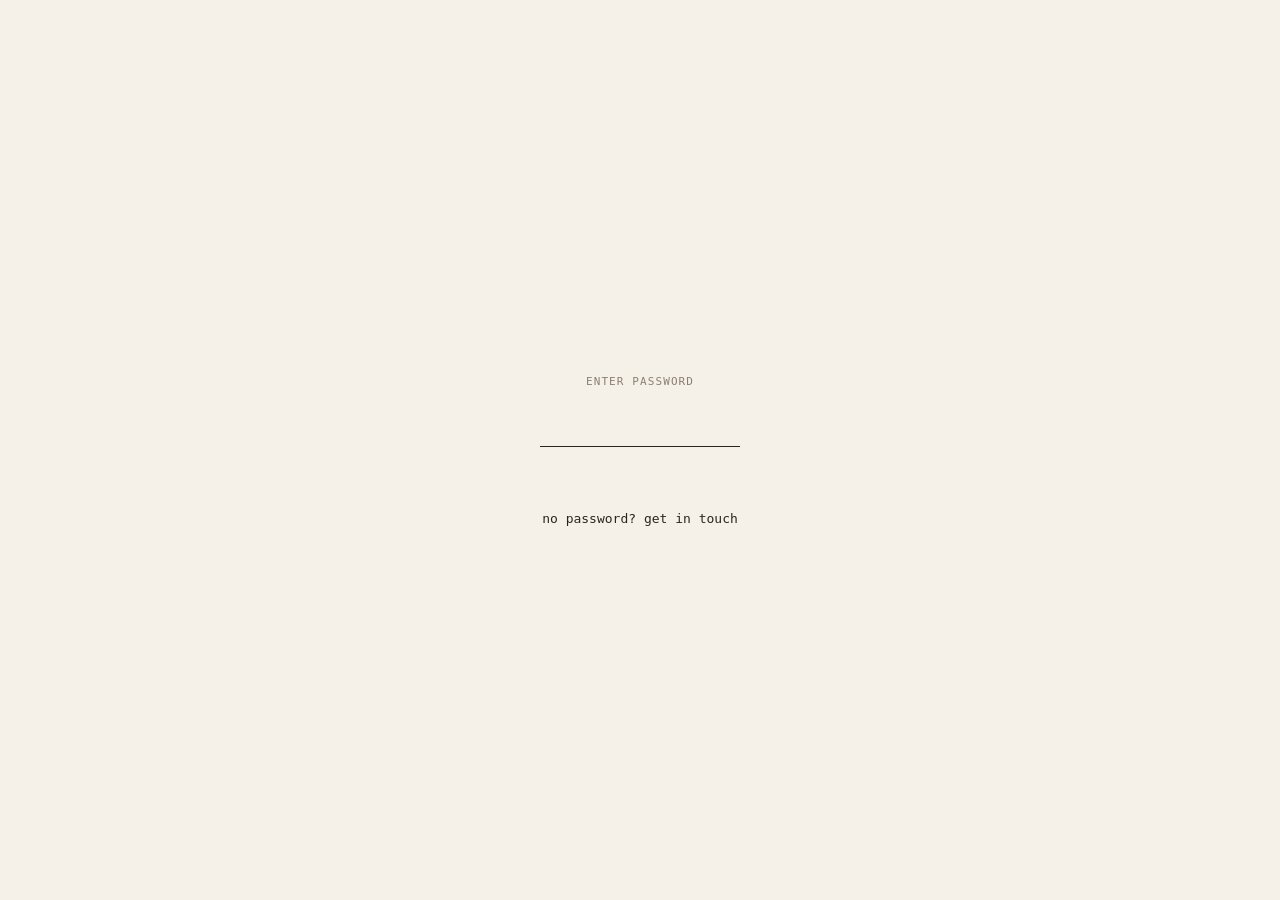
<file: index.html>
<!DOCTYPE html>
<html lang="en">
<head>
<meta charset="UTF-8">
<meta name="viewport" content="width=device-width, initial-scale=1.0">
<title>Alex Simon — Portfolio</title>
<link rel="stylesheet" href="system.css">
  <link rel="icon" type="image/svg+xml" href="favicon.svg">
<style>
  /* HOMEPAGE-SPECIFIC — full-screen fixed grid, no scroll */
  html {
    height: 100%;
    overflow: hidden;
  }
  body {
    height: 100%;
    overflow: hidden;
    position: fixed;
    width: 100%;
    touch-action: none;
  }

  /* ── GRID ───────────────────────────────────────────────────────── */
  #grid {
    position: fixed;
    inset: 0;
    z-index: 0;
    font-family: "SF Mono", "Fira Mono", "Consolas", "Menlo", monospace;
    font-size: 13px;
    line-height: 16px;
    letter-spacing: 0;
    color: var(--field);
    white-space: pre;
    overflow: hidden;
    user-select: none;
    pointer-events: none;
    -webkit-font-smoothing: antialiased;
  }

  /* ── NAV ────────────────────────────────────────────────────────── */
  #nav {
    position: fixed;
    bottom: 0;
    left: 0; right: 0;
    z-index: 2;
    height: 32px;
    display: flex;
    align-items: center;
    justify-content: space-between;
    padding: 0 32px;
    background: var(--bg);
    border-top: 1px solid var(--mid);
    font-family: "SF Mono", "Fira Mono", "Consolas", "Menlo", monospace;
    font-size: 13px;
    line-height: 16px;
    letter-spacing: 0;
    -webkit-font-smoothing: antialiased;
  }

  .nav-name {
    color: var(--text);
    white-space: nowrap;
  }

  .nav-contact {
    color: var(--mid);
    white-space: nowrap;
  }

  .nav-contact a {
    color: inherit;
    text-decoration: none;
  }

  .nav-contact a:hover { color: var(--text); }

  /* ── PROJECTS ───────────────────────────────────────────────────── */
  #projects {
    position: fixed;
    z-index: 1;
    left: 0; right: 0;
    text-align: center;
    pointer-events: none;
    font-family: "SF Mono", "Fira Mono", "Consolas", "Menlo", monospace;
    font-size: 13px;
    line-height: 16px;
    letter-spacing: 0;
    -webkit-font-smoothing: antialiased;
    /* top set by layoutNav() */
  }

  #projects li {
    display: block;
    height: 16px;
    line-height: 16px;
    list-style: none;
    text-align: center;
  }

  #projects a {
    display: inline-block;
    height: 16px;
    line-height: 16px;
    color: var(--text);
    background: transparent;
    text-decoration: none;
    pointer-events: all;
    white-space: nowrap;
    position: relative;
  }

  #projects li:first-child a { font-weight: 600; }

  #projects a:hover { color: var(--mid); }
  #projects a:hover .meta,
  #projects a:hover .meta-left { opacity: 1; }

  #projects a .label { display: inline-block; }

  /* per-glyph background on label — outer span is stable hit area */
  #projects a .label > span {
    background: var(--bg);
    display: inline;
  }

  /* inner display span mutates text — no pointer events, no background */
  #projects a .label > span > .display {
    pointer-events: none;
  }

  #projects a .meta,
  #projects a .meta-left {
    position: absolute;
    top: 0;
    color: var(--mid);
    opacity: 0;
    pointer-events: none;
    white-space: nowrap;
    font-weight: 400;
  }

  /* per-glyph background on meta — scramble splits into spans */
  #projects a .meta span,
  #projects a .meta-left span {
    background: var(--bg);
    display: inline;
    pointer-events: none;
  }

  #projects a .meta { left: calc(100% + 1ch); }
  #projects a .meta-left { right: calc(100% + 1ch); }

  #projects a:hover .meta,
  #projects a:hover .meta-left { opacity: 1; }

  @media (max-width: 768px) {
    #nav { padding: 0 16px; }
    #nav .nav-contact { display: none; }

    #projects {
      overflow: hidden;
      max-height: calc(100vh - 64px);
    }

    #projects li {
      height: 32px;
      line-height: 32px;
    }

    #projects a {
      height: 32px;
      line-height: 32px;
    }

    #projects a .meta,
    #projects a .meta-left { display: none; }
  }
</style>
</head>
<body>

<pre id="grid" aria-hidden="true" role="presentation"></pre>

<div id="nav">
  <span class="nav-name scramble">Alex Simon</span>
  <span class="nav-contact">
    <a href="mailto:uack.uack@gmail.com" class="scramble">uack.uack@gmail.com</a>
    &nbsp;·&nbsp;
    <a href="https://www.linkedin.com/in/simonalex/" target="_blank" rel="noopener" class="scramble">linkedin</a>
  </span>
</div>

<ul id="projects">
  <li><a href="alex-simon.html"><span class="meta-left">Designer + builder ·</span><span class="label">alex-simon.md</span><span class="meta">· Agent · Portfolio</span></a></li>
  <li><a href="ai-enablement.html"><span class="meta-left">Zalando · 2026 ·</span><span class="label">ai-enablement.case</span><span class="meta">· AI · Community · Scaling</span></a></li>
  <li><a href="occam.html"><span class="meta-left">Zalando · 2025 ·</span><span class="label">occam.case</span><span class="meta">· Vision · AI patterns</span></a></li>
  <li><a href="zilkroad.html"><span class="meta-left">Zalando · 2025 ·</span><span class="label">zilkroad.case</span><span class="meta">· Cross-continent · Social commerce</span></a></li>
  <li><a href="clm.html"><span class="meta-left">Zalando · 2024–2025 ·</span><span class="label">customer-lifecycle.case</span><span class="meta">· GMV impact · CRM</span></a></li>
  <li><a href="ferrari.html"><span class="meta-left">Ferrari · 2020 ·</span><span class="label">ferrari-connesso.case</span><span class="meta">· Connectivity · Service design</span></a></li>
</ul>

<script src="password.js"></script>
<script src="wind.js"></script>
<script>
(function () {
  'use strict';

  // ── CHAR SET (aino's, light → dense) ──────────────────────────────
  const CHARS = [' ',' ',' ',' ',' ',' ',' ',' ','.','.',':','-','~','+','|','/'];

  // ── STATE ─────────────────────────────────────────────────────────
  const gridEl     = document.getElementById('grid');
  const navEl      = document.getElementById('nav');
  const projectsEl = document.getElementById('projects');
  const navName    = navEl.querySelector('.nav-name');
  const navContact = navEl.querySelector('.nav-contact');

  const CELL = 16;
  let charW = 7.83;
  let COLS = 0, ROWS = 0;
  let t = 0;
  let lastFrame = null;
  let accumulator = 0;
  const STEP_MS = 1000 / 30;
  const DT = 0.01;

  // ── MEASURE ───────────────────────────────────────────────────────
  function measureGrid() {
    const probe = document.createElement('span');
    probe.style.cssText = 'position:absolute;visibility:hidden;white-space:pre;font-family:"SF Mono","Fira Mono","Consolas","Menlo",monospace;font-size:13px;line-height:16px;letter-spacing:0;';
    probe.textContent = 'M'.repeat(10);
    document.body.appendChild(probe);
    charW = probe.getBoundingClientRect().width / 10;
    document.body.removeChild(probe);
    COLS = Math.floor(window.innerWidth  / charW);
    ROWS = Math.floor(window.innerHeight / CELL);
    return { charW, COLS, ROWS };
  }

  // ── LAYOUT PROJECTS ───────────────────────────────────────────────
  // Nav is CSS-positioned (position:fixed; bottom:0) — no JS needed.
  function layoutNav() {
    const isMobile = window.innerWidth <= 768;
    const itemH = isMobile ? 32 : CELL;
    const itemCount = projectsEl.querySelectorAll('li').length;
    const listH = itemCount * itemH;
    const navH = 32;
    // Use visualViewport height if available (accounts for mobile browser chrome)
    const viewH = (window.visualViewport ? window.visualViewport.height : window.innerHeight);
    const availH = viewH - navH;
    // Centre the list in available space, clamped so it never overflows
    const idealTop = Math.round((availH - listH) / 2);
    const snappedTop = Math.max(8, idealTop);
    projectsEl.style.top = snappedTop + 'px';

    // The container uses text-align:center — CSS centers the <a> by pixel width.
    // On mobile skip the nudge — touch screens don't need monospace grid alignment.
    if (window.innerWidth > 768) {
      const gridCenterPx = Math.floor(COLS / 2) * charW;
      const viewportCenterPx = window.innerWidth / 2;
      const nudge = gridCenterPx - viewportCenterPx;
      projectsEl.style.marginLeft = nudge + 'px';
      projectsEl.style.marginRight = (-nudge) + 'px';
    } else {
      projectsEl.style.marginLeft = '0';
      projectsEl.style.marginRight = '0';
    }
  }

  // ── WIND RENDERER ─────────────────────────────────────────────────
  function renderWind(time, COLS, ROWS) {
    // Slowly drifting wind angle driven by two overlapping sine waves
    const windAngle = Math.sin(time * 0.15) * 1.5 + Math.cos(time * 0.11) * 1.5;

    // Three layers with slight rotational offsets for depth
    const dx1 = Math.cos(windAngle),       dy1 = Math.sin(windAngle);
    const dx2 = Math.cos(windAngle + 0.8), dy2 = Math.sin(windAngle + 0.8);
    const dx3 = Math.cos(windAngle - 0.5), dy3 = Math.sin(windAngle - 0.5);

    const last = CHARS.length - 1;
    const THRESHOLD = 0.34;
    const rows = new Array(ROWS);

    for (let y = 0; y < ROWS; y++) {
      let rowStr = '';
      for (let x = 0; x < COLS; x++) {
        // Three overlapping sine waves driven by directional vectors + time
        const w1 = Math.sin(x * dx1 * 0.05 + y * dy1 * 0.08 + time * 1.1);
        const w2 = Math.sin(x * dx2 * 0.04 + y * dy2 * 0.06 + time * 0.7);
        const w3 = Math.sin(x * dx3 * 0.03 + y * dy3 * 0.05 + time * 0.9);

        // Sum and normalise to [0, 1]
        const raw = (w1 + w2 + w3) / 3; // range ~[-1, 1]
        const v = (raw + 1) * 0.5;       // range [0, 1]

        if (v < THRESHOLD) {
          rowStr += ' ';
        } else {
          // Map the remainder [THRESHOLD, 1] proportionally onto CHARS
          const mapped = (v - THRESHOLD) / (1 - THRESHOLD);
          rowStr += CHARS[Math.min(last, Math.floor(mapped * (last + 1)))];
        }
      }
      rows[y] = rowStr;
    }
    return rows;
  }

  // ── RENDER ────────────────────────────────────────────────────────
  function render() {
    const wind = renderWind(t, COLS, ROWS);
    const blank = ' '.repeat(COLS);
    const lines = new Array(ROWS);
    for (let i = 0; i < ROWS; i++) {
      const r = wind[i];
      if (!r) { lines[i] = blank; continue; }
      lines[i] = r.length < COLS ? r.padEnd(COLS, ' ') : r.slice(0, COLS);
    }
    gridEl.textContent = lines.join('\n');
  }

  // ── LOOP ──────────────────────────────────────────────────────────
  function loop(now) {
    requestAnimationFrame(loop);
    if (lastFrame === null) { lastFrame = now; return; }
    const elapsed = Math.min(now - lastFrame, 100);
    lastFrame = now;
    accumulator += elapsed;
    let ticked = false;
    while (accumulator >= STEP_MS) {
      t += DT;
      accumulator -= STEP_MS;
      ticked = true;
    }
    if (ticked) render();
  }

  // ── RESIZE ────────────────────────────────────────────────────────
  let resizeTimer;
  window.addEventListener('resize', () => {
    clearTimeout(resizeTimer);
    resizeTimer = setTimeout(() => {
      measureGrid();
      layoutNav();
    }, 150);
  });
  // Re-layout when mobile browser chrome shows/hides
  if (window.visualViewport) {
    window.visualViewport.addEventListener('resize', () => {
      clearTimeout(resizeTimer);
      resizeTimer = setTimeout(() => { layoutNav(); }, 100);
    });
  }

  // ── PROJECT LINK SCRAMBLE ─────────────────────────────────────────
  // Uses .display inner span so the outer span[data-char] stays as the
  // stable DOM hit area — required so clicks work during scramble animation.
  const SCRAMBLE_CHARS = '·-:/+=<>!?3I549680ON';

  function triggerScramble(span, isNeighbor) {
    const display = span.querySelector('.display');
    if (!display) return;
    if (span._si) { clearInterval(span._si); span._si = null; display.textContent = span.dataset.char; }
    const orig = span.dataset.char;
    const total = isNeighbor ? 10 + Math.floor(Math.random() * 6) : 25 + Math.floor(Math.random() * 11);
    let frames = 0;
    span._si = setInterval(() => {
      display.textContent = SCRAMBLE_CHARS[Math.floor(Math.random() * SCRAMBLE_CHARS.length)];
      if (++frames >= total) { clearInterval(span._si); span._si = null; display.textContent = orig; }
    }, 30);
  }

  function scrambleProjectSpan(el) {
    if (el.querySelector('span[data-char]')) return;
    const original = el.textContent;
    el.textContent = '';
    const frag = document.createDocumentFragment();
    const spans = original.split('').map(ch => {
      const outer = document.createElement('span');
      outer.dataset.char = ch;
      const display = document.createElement('span');
      display.className = 'display';
      display.textContent = ch;
      outer.appendChild(display);
      frag.appendChild(outer);
      return outer;
    });
    el.appendChild(frag);
    spans.forEach((span, idx) => {
      span.addEventListener('mouseenter', () => {
        triggerScramble(span, false);
        if (idx > 0) triggerScramble(spans[idx - 1], true);
        if (idx < spans.length - 1) triggerScramble(spans[idx + 1], true);
      });
    });
  }

  function initProjectScramble() {
    document.querySelectorAll('#projects a .label, #projects a .meta, #projects a .meta-left').forEach(scrambleProjectSpan);
  }

  // ── INIT ──────────────────────────────────────────────────────────
  async function init() {
    await document.fonts.ready;
    await new Promise(r => requestAnimationFrame(r));
    measureGrid();
    layoutNav();
    window.initScramble(document.body);  // nav-name + nav-contact links
    initProjectScramble();               // project link labels/meta (.display pattern)
    render();
    requestAnimationFrame(loop);
  }

  init();

})();
</script>
</body>
</html>
</file>
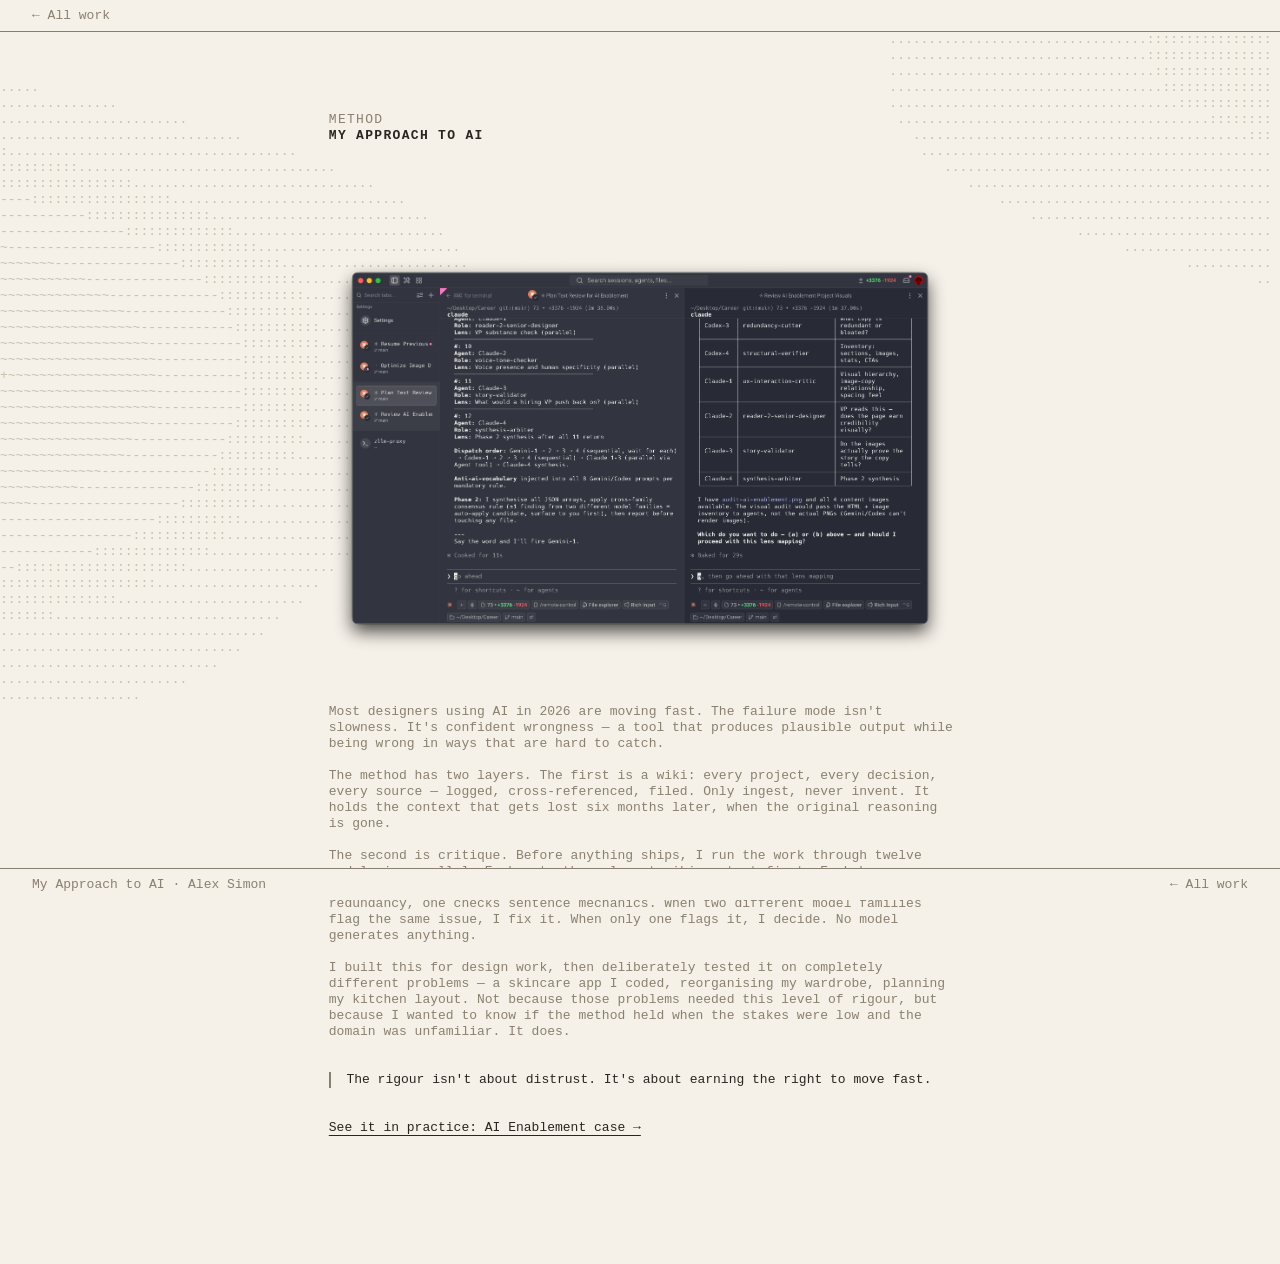
<file: ai-approach.html>
<!DOCTYPE html>
<html lang="en">
<head>
  <meta charset="UTF-8">
  <meta name="viewport" content="width=device-width, initial-scale=1.0">
  <title>My Approach to AI — Alex Simon</title>
  <link rel="stylesheet" href="system.css">
  <link rel="icon" type="image/svg+xml" href="favicon.svg">
  <style>
    html, body { position: relative; }
    /* ai-approach hero has no meta block — extra bottom padding to breathe */
    .hero { padding-bottom: 80px; }
    section:not(.full):not(.wide) { background: transparent; }
  </style>
</head>
<body>

<pre id="wind-global" aria-hidden="true" role="presentation"></pre>

<nav class="top-nav"><a href="index.html">← All work</a></nav>

<div class="page">

  <!-- HERO -->
  <div class="hero">
    <div class="hero-inner">
      <p class="hero-label"><span class="hero-text-bg">Method</span></p>
      <h1><span class="hero-text-bg scramble">My Approach to AI</span></h1>
    </div>
  </div>

  <!-- HERO IMAGE -->
  <section class="full">
    <div class="full-inner">
      <img src="img-ai-enablement-claude-session.png" alt="Claude Code session — 12-agent parallel audit in progress, role assignments and dispatch order visible" style="width:100%;display:block;">
    </div>
  </section>

  <!-- CONTENT -->
  <section>
    <p><span class="hero-text-bg">Most designers using AI in 2026 are moving fast. The failure mode isn't slowness. It's confident wrongness — a tool that produces plausible output while being wrong in ways that are hard to catch.</span></p>

    <p><span class="hero-text-bg">The method has two layers. The first is a wiki: every project, every decision, every source — logged, cross-referenced, filed. Only ingest, never invent. It holds the context that gets lost six months later, when the original reasoning is gone.</span></p>

    <p><span class="hero-text-bg">The second is critique. Before anything ships, I run the work through twelve models in parallel. Each gets the relevant wiki context first. Each has a different role: one checks substance and logic, one flags tone, one cuts redundancy, one checks sentence mechanics. When two different model families flag the same issue, I fix it. When only one flags it, I decide. No model generates anything.</span></p>

    <p><span class="hero-text-bg">I built this for design work, then deliberately tested it on completely different problems — a skincare app I coded, reorganising my wardrobe, planning my kitchen layout. Not because those problems needed this level of rigour, but because I wanted to know if the method held when the stakes were low and the domain was unfamiliar. It does.</span></p>

    <div class="callout">
      <p><span class="hero-text-bg">The rigour isn't about distrust. It's about earning the right to move fast.</span></p>
    </div>

    <a href="ai-enablement.html" class="inline-link"><span class="hero-text-bg">See it in practice: AI Enablement case →</span></a>
  </section>

</div><!-- /page -->

<footer>
  <p>My Approach to AI · <a href="index.html">Alex Simon</a></p>
  <a href="index.html">← All work</a>
</footer>

<script src="wind.js"></script>
<script>
window.initCasePage({
  heroBasePadding: 80,
  wind: {
    chars:     [' ',' ',' ',' ',' ',' ',' ',' ',' ',' ',' ',' ','.','.',':','-','~','+'],
    threshold: 0.12,
    speed:     0.006
  }
});
</script>

</body>
</html>
</file>
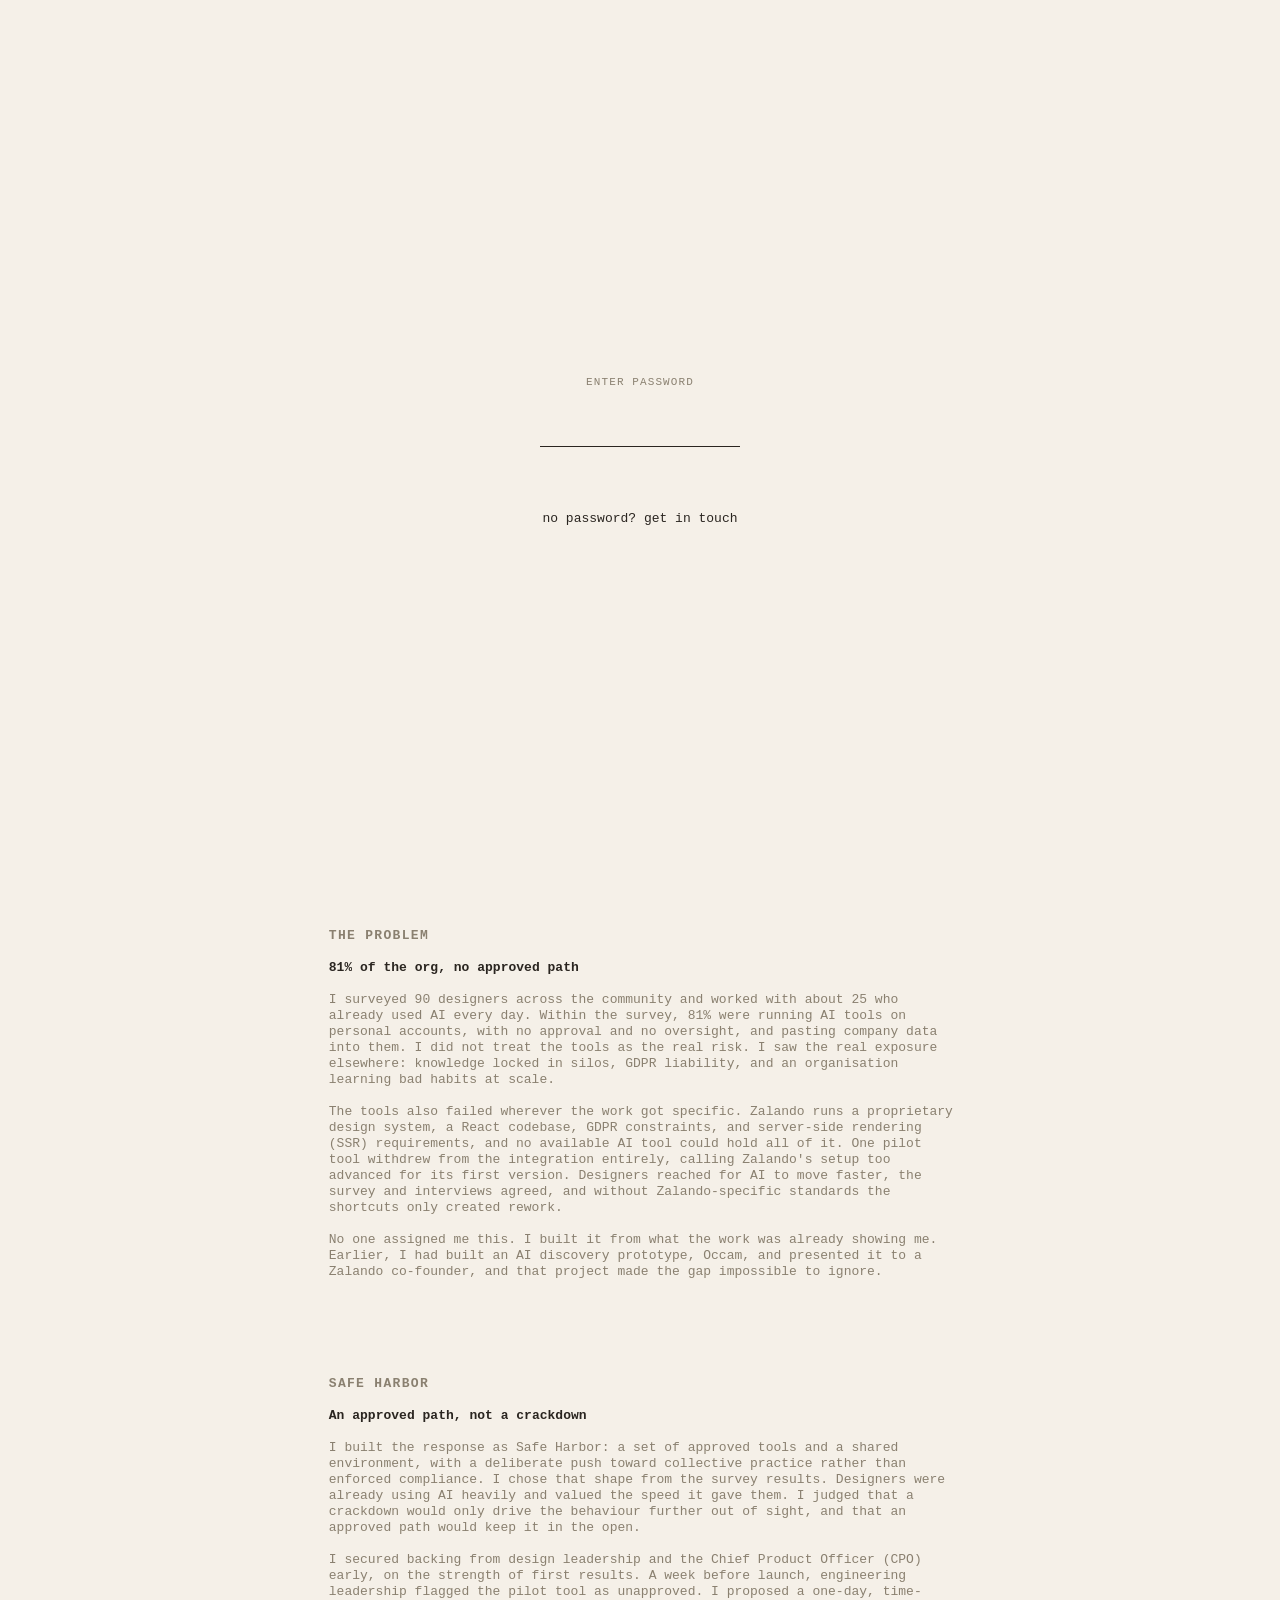
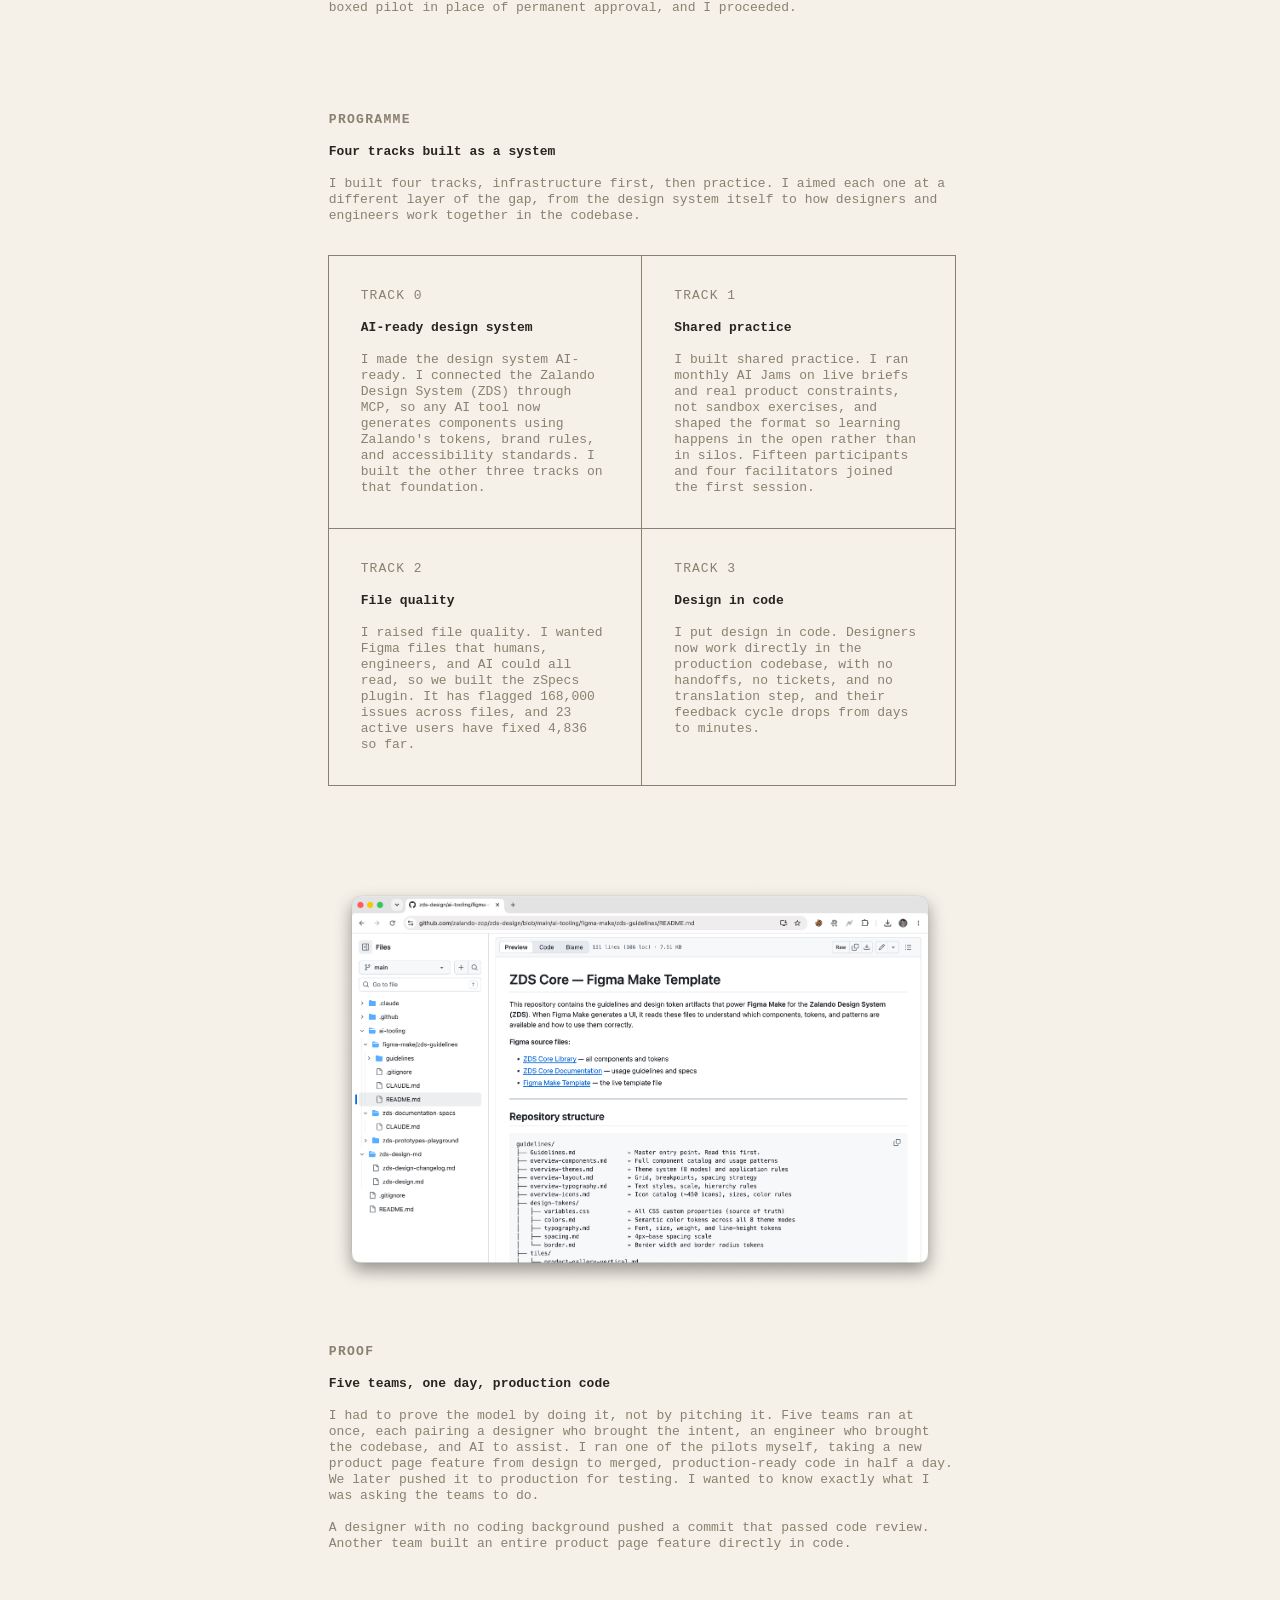
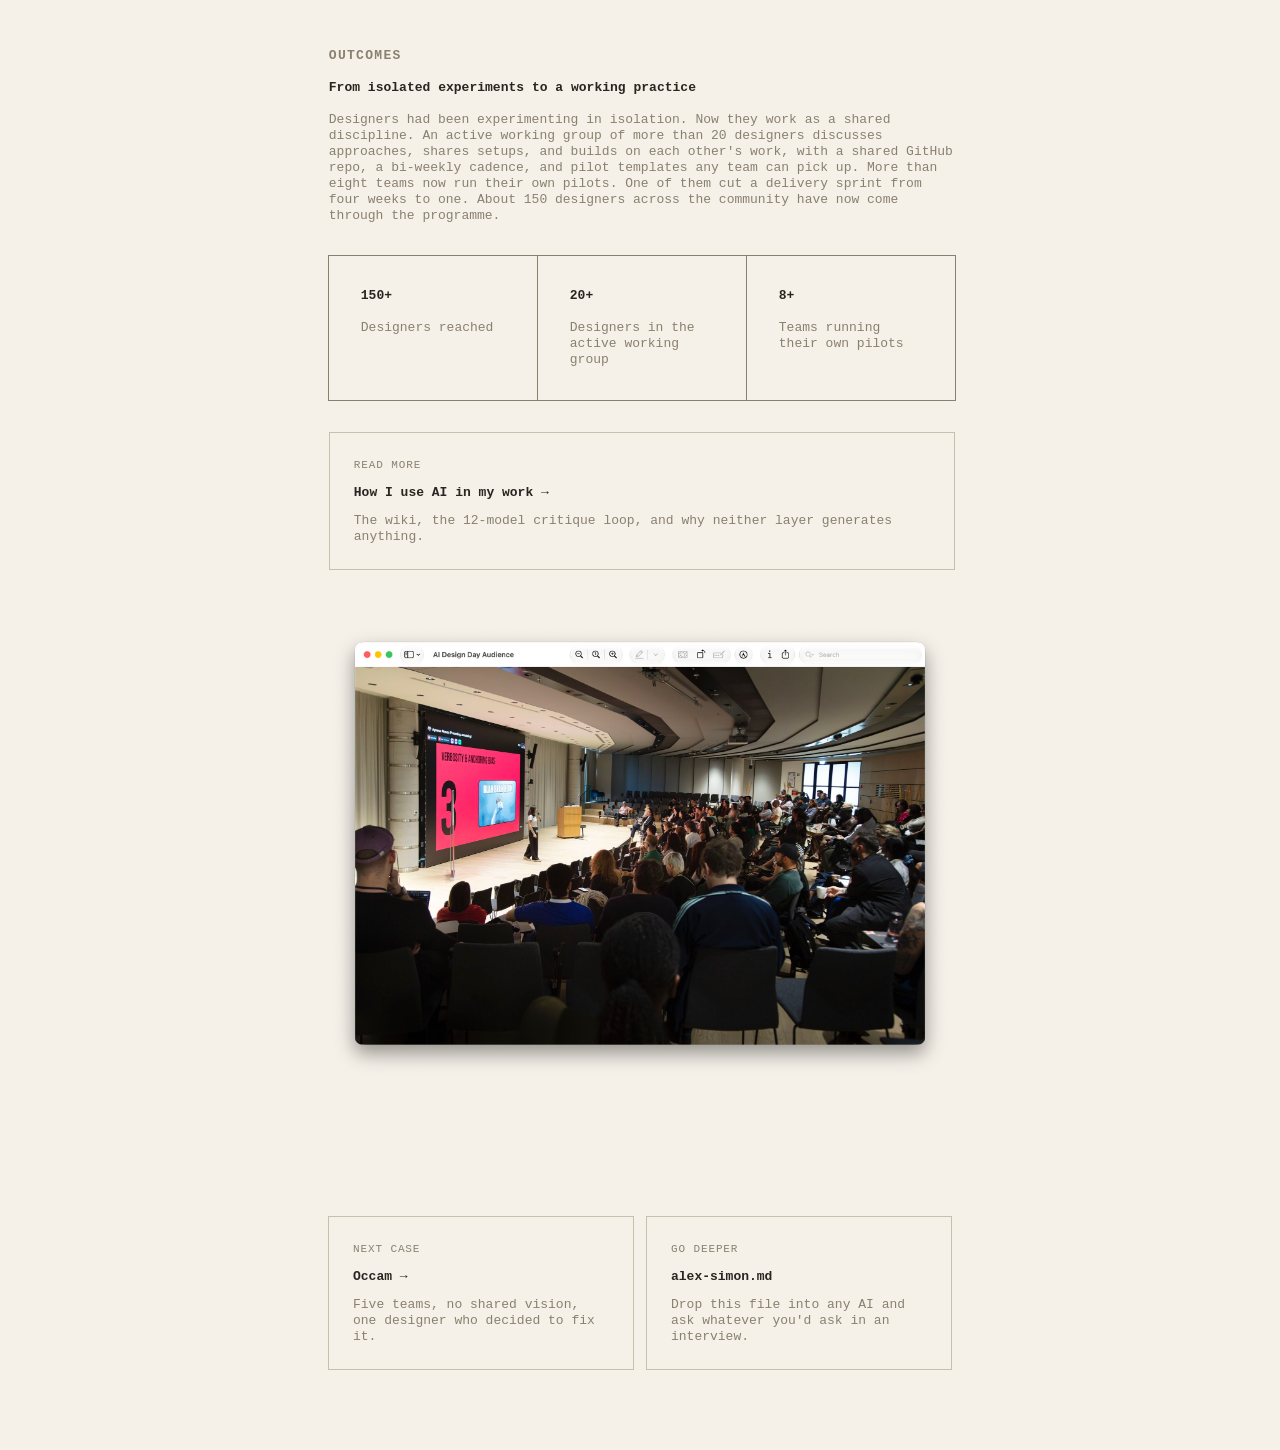
<file: ai-enablement.html>
<!DOCTYPE html>
<html lang="en">
<head>
  <meta charset="UTF-8">
  <meta name="viewport" content="width=device-width, initial-scale=1.0">
  <title>AI Enablement — Alex Simon</title>
  <link rel="stylesheet" href="system.css">
  <link rel="icon" type="image/svg+xml" href="favicon.svg">
  <style>
    html, body { position: relative; }
    section:not(.full):not(.wide) { background: transparent; }
  </style>
</head>
<body>

<pre id="wind-global" aria-hidden="true"></pre>

<nav class="top-nav"><a href="index.html">← All work</a></nav>

<div class="page">

  <!-- HERO -->
  <div class="hero">
    <div class="hero-inner">
      <p class="hero-label"><span class="hero-text-bg">Zalando · Jan 2026–present</span></p>
      <h1><span class="hero-text-bg scramble">AI ENABLEMENT</span></h1>
      <p class="lead"><span class="hero-text-bg">150+ designers using unauthorised tools, real GDPR exposure, no shared standards. The mandate came from the work itself; see <a href="occam.html" style="color:inherit;font-weight:500;">Occam</a>. I designed the strategy and infrastructure to fix it, then validated the model by shipping a production feature myself: design to live in half a day.</span></p>

      <div class="hero-meta">
        <div class="hero-meta-item">
          <span class="hero-meta-label"><span class="hero-text-bg">Role</span></span>
          <span class="hero-meta-value"><span class="hero-text-bg">Programme Creator and Lead</span></span>
        </div>
        <div class="hero-meta-item">
          <span class="hero-meta-label"><span class="hero-text-bg">Duration</span></span>
          <span class="hero-meta-value"><span class="hero-text-bg">Ongoing (from Jan 2026)</span></span>
        </div>
        <div class="hero-meta-item">
          <span class="hero-meta-label"><span class="hero-text-bg">Team</span></span>
          <span class="hero-meta-value"><span class="hero-text-bg">Programme creator · VP Design + design directors (sponsors) · workstream owners as it grew</span></span>
        </div>
        <div class="hero-meta-item">
          <span class="hero-meta-label"><span class="hero-text-bg">Type of work</span></span>
          <span class="hero-meta-value"><span class="hero-text-bg">Strategy · Infrastructure · Practice</span></span>
        </div>
      </div>
    </div>
  </div>

  <!-- HERO IMAGE -->
  <section class="full">
    <div class="full-inner">
      <img src="ai-enablement-design-day.jpeg" alt="AI Design Day — designers working in a workshop session" style="width:100%;display:block;">
    </div>
  </section>

  <!-- THE PROBLEM -->
  <section>
    <h2><span class="hero-text-bg scramble">The problem</span></h2>
    <h3><span class="hero-text-bg scramble">81% of the org, no approved path</span></h3>
    <p><span class="hero-text-bg">I surveyed 90 designers across the community and worked with about 25 who already used AI every day. Within the survey, 81% were running AI tools on personal accounts, with no approval and no oversight, and pasting company data into them. I did not treat the tools as the real risk. I saw the real exposure elsewhere: knowledge locked in silos, GDPR liability, and an organisation learning bad habits at scale.</span></p>
    <p><span class="hero-text-bg">The tools also failed wherever the work got specific. Zalando runs a proprietary design system, a React codebase, GDPR constraints, and server-side rendering (SSR) requirements, and no available AI tool could hold all of it. One pilot tool withdrew from the integration entirely, calling Zalando's setup too advanced for its first version. Designers reached for AI to move faster, the survey and interviews agreed, and without Zalando-specific standards the shortcuts only created rework.</span></p>
    <p><span class="hero-text-bg">No one assigned me this. I built it from what the work was already showing me. Earlier, I had built an AI discovery prototype, <a href="occam.html" style="color:inherit;font-weight:500;">Occam</a>, and presented it to a Zalando co-founder, and that project made the gap impossible to ignore.</span></p>
  </section>

  <!-- SAFE HARBOR -->
  <section>
    <h2><span class="hero-text-bg scramble">Safe Harbor</span></h2>
    <h3><span class="hero-text-bg scramble">An approved path, not a crackdown</span></h3>
    <p><span class="hero-text-bg">I built the response as Safe Harbor: a set of approved tools and a shared environment, with a deliberate push toward collective practice rather than enforced compliance. I chose that shape from the survey results. Designers were already using AI heavily and valued the speed it gave them. I judged that a crackdown would only drive the behaviour further out of sight, and that an approved path would keep it in the open.</span></p>
    <p><span class="hero-text-bg">I secured backing from design leadership and the Chief Product Officer (CPO) early, on the strength of first results. A week before launch, engineering leadership flagged the pilot tool as unapproved. I proposed a one-day, time-boxed pilot in place of permanent approval, and I proceeded.</span></p>
  </section>

  <!-- PROGRAMME -->
  <section>
    <h2><span class="hero-text-bg scramble">Programme</span></h2>
    <h3><span class="hero-text-bg scramble">Four tracks built as a system</span></h3>
    <p><span class="hero-text-bg">I built four tracks, infrastructure first, then practice. I aimed each one at a different layer of the gap, from the design system itself to how designers and engineers work together in the codebase.</span></p>

    <div class="workstream-grid">
      <div class="workstream">
        <p class="workstream-number">Track 0</p>
        <h4><span class="hero-text-bg scramble">AI-ready design system</span></h4>
        <p>I made the design system AI-ready. I connected the Zalando Design System (ZDS) through MCP, so any AI tool now generates components using Zalando's tokens, brand rules, and accessibility standards. I built the other three tracks on that foundation.</p>
      </div>
      <div class="workstream">
        <p class="workstream-number">Track 1</p>
        <h4><span class="hero-text-bg scramble">Shared practice</span></h4>
        <p>I built shared practice. I ran monthly AI Jams on live briefs and real product constraints, not sandbox exercises, and shaped the format so learning happens in the open rather than in silos. Fifteen participants and four facilitators joined the first session.</p>
      </div>
      <div class="workstream">
        <p class="workstream-number">Track 2</p>
        <h4><span class="hero-text-bg scramble">File quality</span></h4>
        <p>I raised file quality. I wanted Figma files that humans, engineers, and AI could all read, so we built the zSpecs plugin. It has flagged 168,000 issues across files, and 23 active users have fixed 4,836 so far.</p>
      </div>
      <div class="workstream">
        <p class="workstream-number">Track 3</p>
        <h4><span class="hero-text-bg scramble">Design in code</span></h4>
        <p>I put design in code. Designers now work directly in the production codebase, with no handoffs, no tickets, and no translation step, and their feedback cycle drops from days to minutes.</p>
      </div>
    </div>
  </section>

  <section class="full">
    <div class="full-inner">
      <img src="img-ai-enablement-zds-repo.png" alt="ZDS Core — Figma Make template repository connecting Zalando design system to AI tools" style="width:100%;display:block;">
    </div>
  </section>

  <section>
    <h2><span class="hero-text-bg scramble">Proof</span></h2>
    <h3><span class="hero-text-bg scramble">Five teams, one day, production code</span></h3>
    <p><span class="hero-text-bg">I had to prove the model by doing it, not by pitching it. Five teams ran at once, each pairing a designer who brought the intent, an engineer who brought the codebase, and AI to assist. I ran one of the pilots myself, taking a new product page feature from design to merged, production-ready code in half a day. We later pushed it to production for testing. I wanted to know exactly what I was asking the teams to do.</span></p>
    <p><span class="hero-text-bg">A designer with no coding background pushed a commit that passed code review. Another team built an entire product page feature directly in code.</span></p>
  </section>

  <section>
    <h2><span class="hero-text-bg scramble">Outcomes</span></h2>
    <h3><span class="hero-text-bg scramble">From isolated experiments to a working practice</span></h3>
    <p><span class="hero-text-bg">Designers had been experimenting in isolation. Now they work as a shared discipline. An active working group of more than 20 designers discusses approaches, shares setups, and builds on each other's work, with a shared GitHub repo, a bi-weekly cadence, and pilot templates any team can pick up. More than eight teams now run their own pilots. One of them cut a delivery sprint from four weeks to one. About 150 designers across the community have now come through the programme.</span></p>

    <div class="stat-row">
      <div class="stat">
        <span class="stat-number">150+</span>
        <span class="stat-label">Designers reached</span>
      </div>
      <div class="stat">
        <span class="stat-number">20+</span>
        <span class="stat-label">Designers in the active working group</span>
      </div>
      <div class="stat">
        <span class="stat-number">8+</span>
        <span class="stat-label">Teams running their own pilots</span>
      </div>
    </div>


    <a href="ai-approach.html" class="case-nav-box" style="margin-top:32px;">
      <span class="case-nav-box-label">Read more</span>
      <span class="case-nav-box-title">How I use AI in my work →</span>
      <span class="case-nav-box-desc">The wiki, the 12-model critique loop, and why neither layer generates anything.</span>
    </a>
  </section>

  <section class="full">
    <div class="full-inner">
      <img src="ai-enablement-design-day-audience.png" alt="AI Design Day — audience at the event" style="width:100%;display:block;">
    </div>
  </section>

</div><!-- /page -->

<nav class="case-nav-boxes">
  <a href="occam.html" class="case-nav-box">
    <span class="case-nav-box-label">Next case</span>
    <span class="case-nav-box-title">Occam →</span>
    <span class="case-nav-box-desc">Five teams, no shared vision, one designer who decided to fix it.</span>
  </a>
  <a href="alex-simon.html" class="case-nav-box">
    <span class="case-nav-box-label">Go deeper</span>
    <span class="case-nav-box-title">alex-simon.md</span>
    <span class="case-nav-box-desc">Drop this file into any AI and ask whatever you'd ask in an interview.</span>
  </a>
</nav>

<footer>
  <p>AI Enablement · <a href="index.html">Alex Simon</a></p>
  <a href="index.html">← All work</a>
</footer>

<script src="password.js"></script>
<script src="wind.js"></script>
<script>
window.initCasePage({
  wind: {
    chars:     [' ',' ',' ',' ',' ',' ',' ',' ',' ',' ',' ',' ','.','.',':','-','~','+'],
    threshold: 0.12,
    speed:     0.006
  }
});
</script>

</body>
</html>
</file>
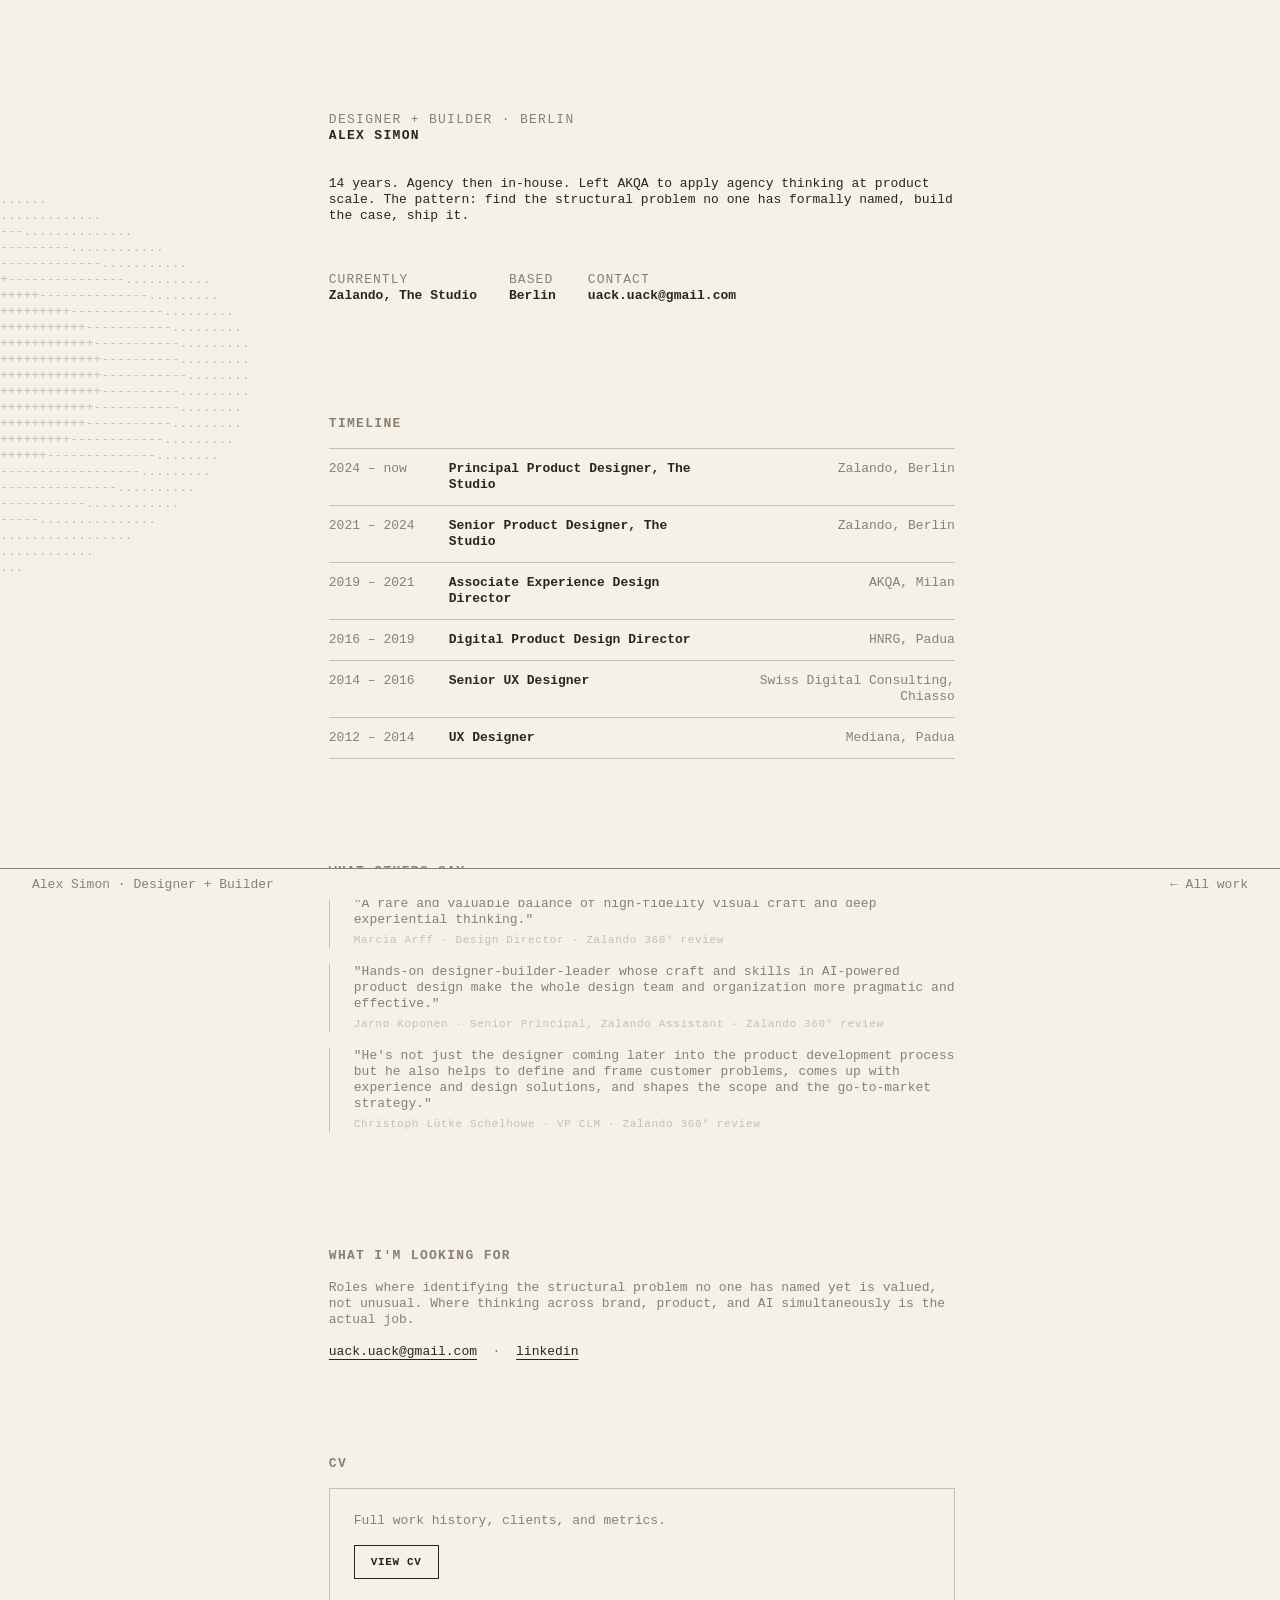
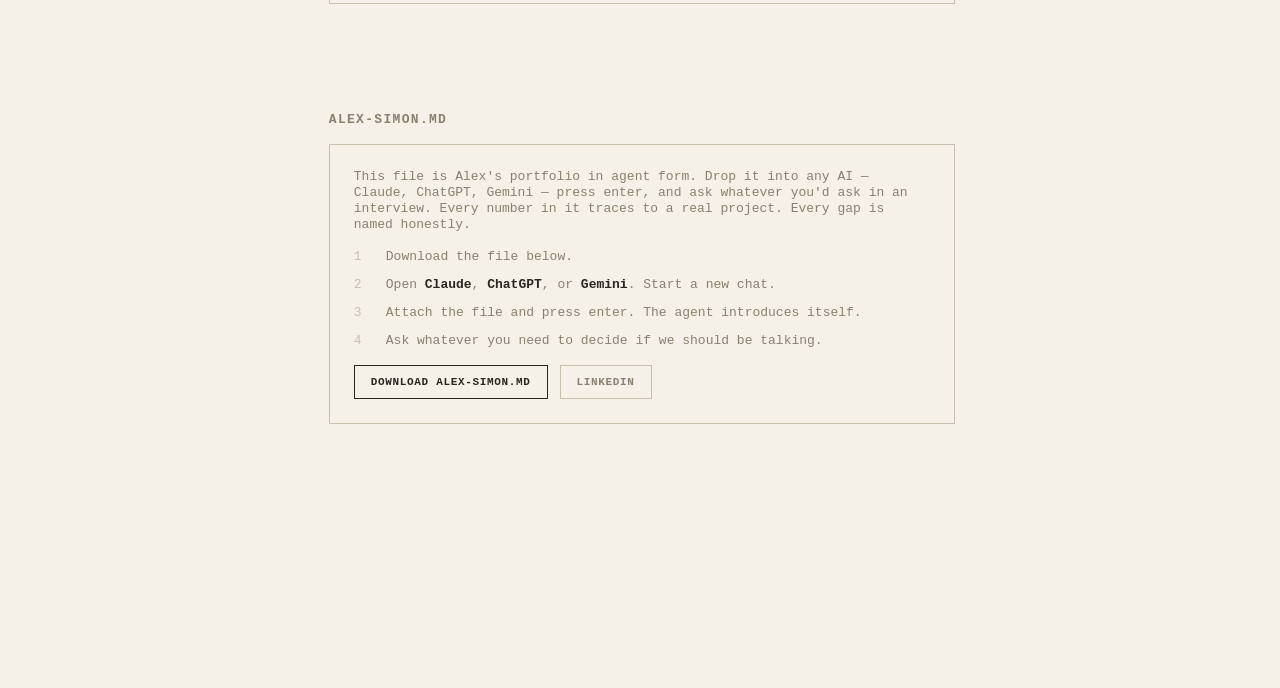
<file: alex-simon.html>
<!DOCTYPE html>
<html lang="en">
<head>
  <meta charset="UTF-8">
  <meta name="viewport" content="width=device-width, initial-scale=1.0">
  <title>Alex Simon — Designer + Builder</title>
  <link rel="stylesheet" href="system.css">
  <link rel="icon" type="image/svg+xml" href="favicon.svg">
  <style>
    html, body { position: relative; }
    section:not(.full):not(.wide) { background: transparent; }

    .timeline-table {
      width: 100%;
      border-collapse: collapse;
    }

    .timeline-table tr {
      border-top: 1px solid var(--field);
    }

    .timeline-table tr:last-child {
      border-bottom: 1px solid var(--field);
    }

    .timeline-table td {
      padding: 12px 0;
      vertical-align: top;
      color: var(--mid);
    }

    .timeline-table td:first-child {
      width: 120px;
      white-space: nowrap;
      color: var(--mid);
      padding-right: 24px;
    }

    .timeline-table td:nth-child(2) {
      color: var(--text);
      font-weight: 600;
    }

    .timeline-table td:last-child {
      padding-left: 24px;
      text-align: right;
    }

    .proof-block {
      border-left: 1px solid var(--field);
      padding-left: 24px;
      margin-bottom: 16px;
    }

    .proof-block p {
      color: var(--mid);
      margin-bottom: 4px;
    }

    .proof-block .proof-attr {
      color: var(--field);
      font-size: 11px;
      letter-spacing: 0.06em;
    }

    .download-block {
      border: 1px solid var(--field);
      padding: 24px;
      display: flex;
      flex-direction: column;
      gap: 16px;
    }

    .download-block p {
      margin-bottom: 0;
    }

    .download-btn {
      display: inline-block;
      border: 1px solid var(--text);
      color: var(--text);
      padding: 8px 16px;
      text-decoration: none;
      font-weight: 600;
      letter-spacing: 0.06em;
      text-transform: uppercase;
      font-size: 11px;
      align-self: flex-start;
    }

    .download-btn:hover {
      background: var(--text);
      color: var(--bg);
    }

    .download-btn.secondary {
      border-color: var(--field);
      color: var(--mid);
    }

    .download-btn.secondary:hover {
      background: var(--mid);
      color: var(--bg);
    }

    .btn-row {
      display: flex;
      gap: 12px;
      flex-wrap: wrap;
      align-items: center;
    }

    .md-steps {
      list-style: none;
      counter-reset: steps;
      display: flex;
      flex-direction: column;
      gap: 12px;
    }

    .md-steps li {
      counter-increment: steps;
      display: flex;
      gap: 16px;
      align-items: baseline;
    }

    .md-steps li::before {
      content: counter(steps);
      color: var(--field);
      min-width: 16px;
      flex-shrink: 0;
    }

    .md-steps li span {
      color: var(--mid);
    }

    .md-steps li strong {
      color: var(--text);
      font-weight: 600;
    }
  </style>
</head>
<body>

<pre id="wind-global" aria-hidden="true" role="presentation"></pre>

<div class="page">

  <div class="hero">
    <div class="hero-inner">
      <p class="hero-label"><span class="hero-text-bg">Designer + Builder · Berlin</span></p>
      <h1><span class="hero-text-bg scramble">Alex Simon</span></h1>
      <p class="lead"><span class="hero-text-bg">14 years. Agency then in-house. Left AKQA to apply agency thinking at product scale. The pattern: find the structural problem no one has formally named, build the case, ship it.</span></p>

      <div class="hero-meta">
        <div class="hero-meta-item">
          <span class="hero-meta-label"><span class="hero-text-bg">Currently</span></span>
          <span class="hero-meta-value"><span class="hero-text-bg">Zalando, The Studio</span></span>
        </div>
        <div class="hero-meta-item">
          <span class="hero-meta-label"><span class="hero-text-bg">Based</span></span>
          <span class="hero-meta-value"><span class="hero-text-bg">Berlin</span></span>
        </div>
        <div class="hero-meta-item">
          <span class="hero-meta-label"><span class="hero-text-bg">Contact</span></span>
          <span class="hero-meta-value"><span class="hero-text-bg"><a href="mailto:uack.uack@gmail.com" style="color:inherit;">uack.uack@gmail.com</a></span></span>
        </div>
      </div>
    </div>
  </div>

  <section>
    <h2><span class="hero-text-bg scramble">Timeline</span></h2>
    <table class="timeline-table">
      <tr>
        <td><span class="hero-text-bg">2024 – now</span></td>
        <td><span class="hero-text-bg">Principal Product Designer, The Studio</span></td>
        <td><span class="hero-text-bg">Zalando, Berlin</span></td>
      </tr>
      <tr>
        <td><span class="hero-text-bg">2021 – 2024</span></td>
        <td><span class="hero-text-bg">Senior Product Designer, The Studio</span></td>
        <td><span class="hero-text-bg">Zalando, Berlin</span></td>
      </tr>
      <tr>
        <td><span class="hero-text-bg">2019 – 2021</span></td>
        <td><span class="hero-text-bg">Associate Experience Design Director</span></td>
        <td><span class="hero-text-bg">AKQA, Milan</span></td>
      </tr>
      <tr>
        <td><span class="hero-text-bg">2016 – 2019</span></td>
        <td><span class="hero-text-bg">Digital Product Design Director</span></td>
        <td><span class="hero-text-bg">HNRG, Padua</span></td>
      </tr>
      <tr>
        <td><span class="hero-text-bg">2014 – 2016</span></td>
        <td><span class="hero-text-bg">Senior UX Designer</span></td>
        <td><span class="hero-text-bg">Swiss Digital Consulting, Chiasso</span></td>
      </tr>
      <tr>
        <td><span class="hero-text-bg">2012 – 2014</span></td>
        <td><span class="hero-text-bg">UX Designer</span></td>
        <td><span class="hero-text-bg">Mediana, Padua</span></td>
      </tr>
    </table>
  </section>

  <section>
    <h2><span class="hero-text-bg scramble">What others say</span></h2>

    <div class="proof-block">
      <p><span class="hero-text-bg">"A rare and valuable balance of high-fidelity visual craft and deep experiential thinking."</span></p>
      <p class="proof-attr"><span class="hero-text-bg">Marcia Arff · Design Director · Zalando 360° review</span></p>
    </div>

    <div class="proof-block">
      <p><span class="hero-text-bg">"Hands-on designer-builder-leader whose craft and skills in AI-powered product design make the whole design team and organization more pragmatic and effective."</span></p>
      <p class="proof-attr"><span class="hero-text-bg">Jarno Koponen · Senior Principal, Zalando Assistant · Zalando 360° review</span></p>
    </div>

    <div class="proof-block">
      <p><span class="hero-text-bg">"He's not just the designer coming later into the product development process but he also helps to define and frame customer problems, comes up with experience and design solutions, and shapes the scope and the go-to-market strategy."</span></p>
      <p class="proof-attr"><span class="hero-text-bg">Christoph Lütke Schelhowe · VP CLM · Zalando 360° review</span></p>
    </div>
  </section>

  <section>
    <h2><span class="hero-text-bg scramble">What I'm looking for</span></h2>
    <p><span class="hero-text-bg">Roles where identifying the structural problem no one has named yet is valued, not unusual. Where thinking across brand, product, and AI simultaneously is the actual job.</span></p>
    <p><span class="hero-text-bg"><a href="mailto:uack.uack@gmail.com" class="inline-link">uack.uack@gmail.com</a> &nbsp;·&nbsp; <a href="https://www.linkedin.com/in/simonalex/" target="_blank" rel="noopener" class="inline-link">linkedin</a></span></p>
  </section>

  <section>
    <h2><span class="hero-text-bg scramble">CV</span></h2>
    <div class="download-block">
      <p><span class="hero-text-bg">Full work history, clients, and metrics.</span></p>
      <div class="btn-row">
        <a href="cv.html" target="_blank" rel="noopener" class="download-btn">View CV</a>
      </div>
    </div>
  </section>

  <section>
    <h2><span class="hero-text-bg scramble">alex-simon.md</span></h2>
    <div class="download-block">
      <p><span class="hero-text-bg">This file is Alex's portfolio in agent form. Drop it into any AI — Claude, ChatGPT, Gemini — press enter, and ask whatever you'd ask in an interview. Every number in it traces to a real project. Every gap is named honestly.</span></p>
      <ol class="md-steps">
        <li><span>Download the file below.</span></li>
        <li><span>Open <strong>Claude</strong>, <strong>ChatGPT</strong>, or <strong>Gemini</strong>. Start a new chat.</span></li>
        <li><span>Attach the file and press enter. The agent introduces itself.</span></li>
        <li><span>Ask whatever you need to decide if we should be talking.</span></li>
      </ol>
      <div class="btn-row">
        <a href="alex-simon.md" download class="download-btn">Download alex-simon.md</a>
        <a href="https://www.linkedin.com/in/simonalex/" target="_blank" rel="noopener" class="download-btn secondary">LinkedIn</a>
      </div>
    </div>
  </section>

</div>

<nav class="case-nav">
</nav>

<footer>
  <p>Alex Simon · Designer + Builder</p>
  <a href="index.html">← All work</a>
</footer>

<script src="wind.js"></script>
<script>
window.initCasePage({
  wind: {
    chars:     [' ',' ',' ',' ',' ',' ',' ',' ',' ',' ',' ',' ',' ',' ',' ',' ',' ',' ','.', '-', '+', ':'],
    threshold: 0.18,
    speed:     0.005
  }
});
</script>

</body>
</html>
</file>
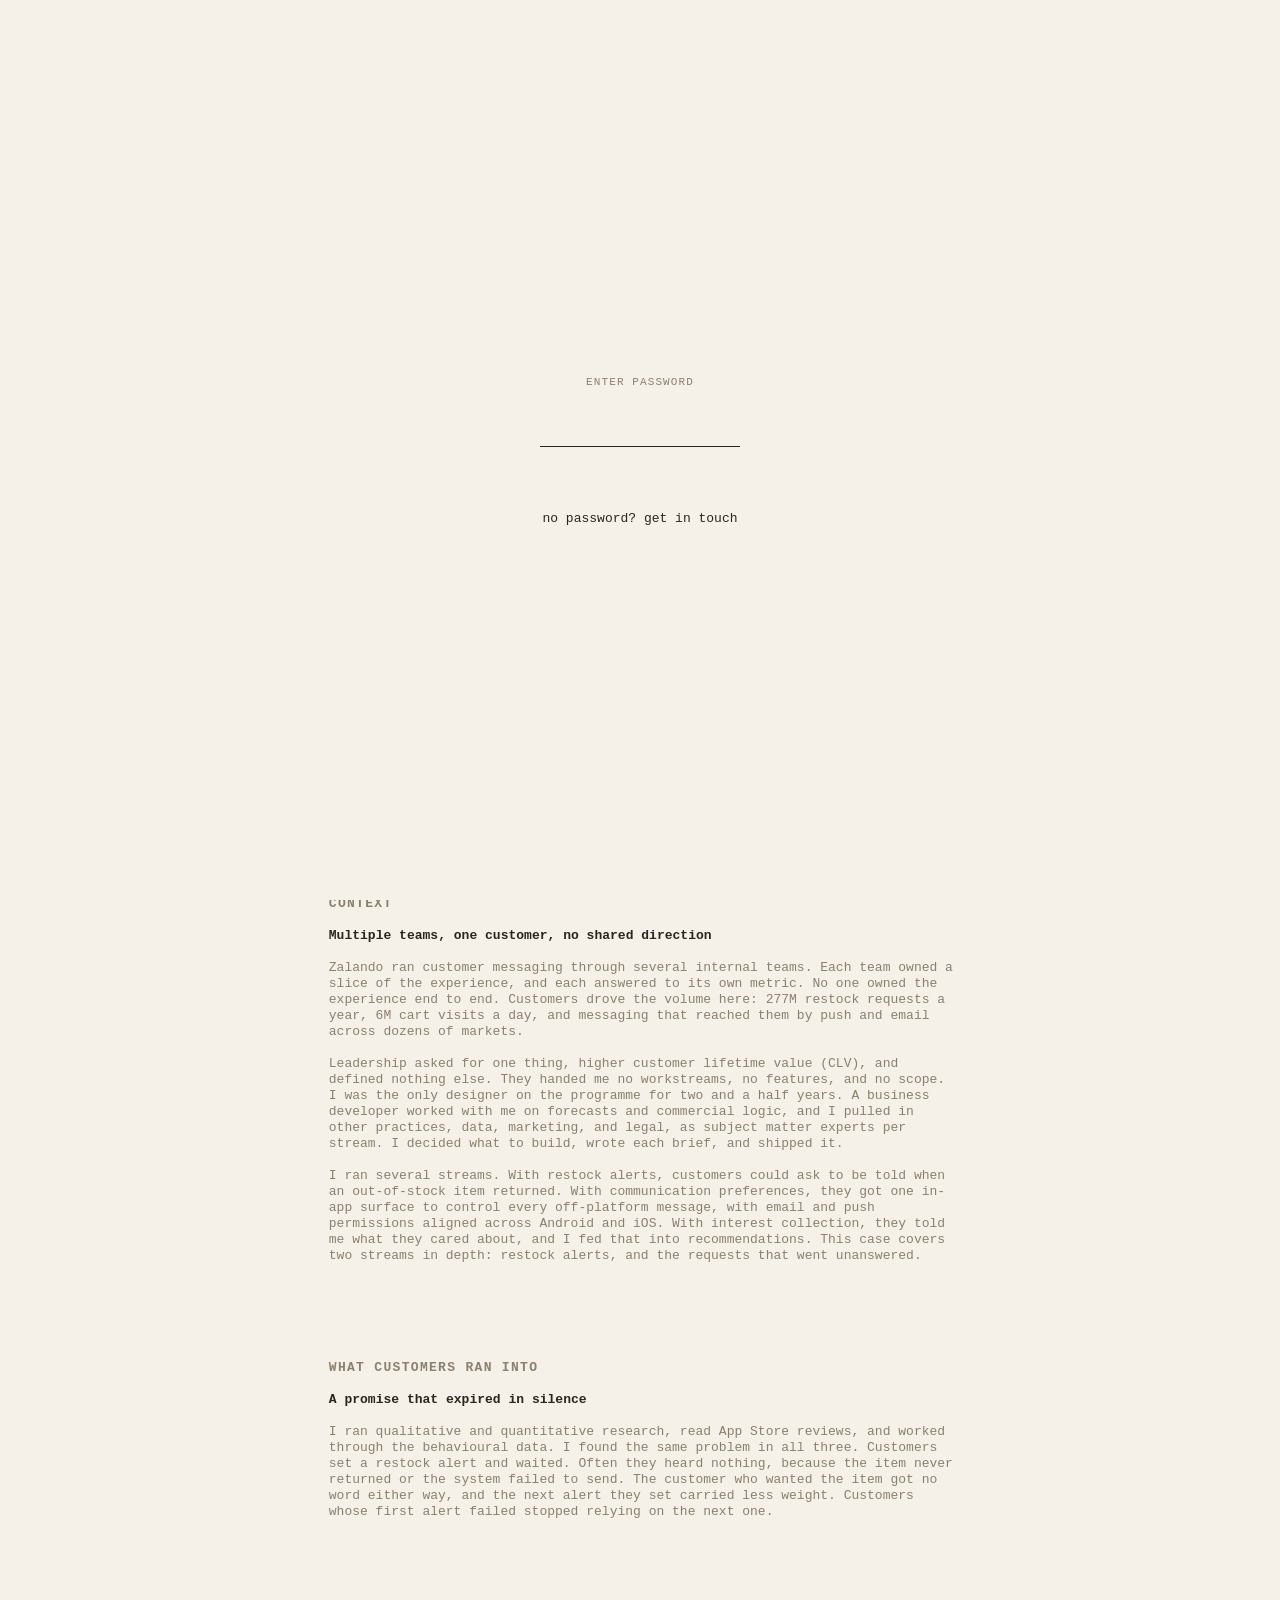
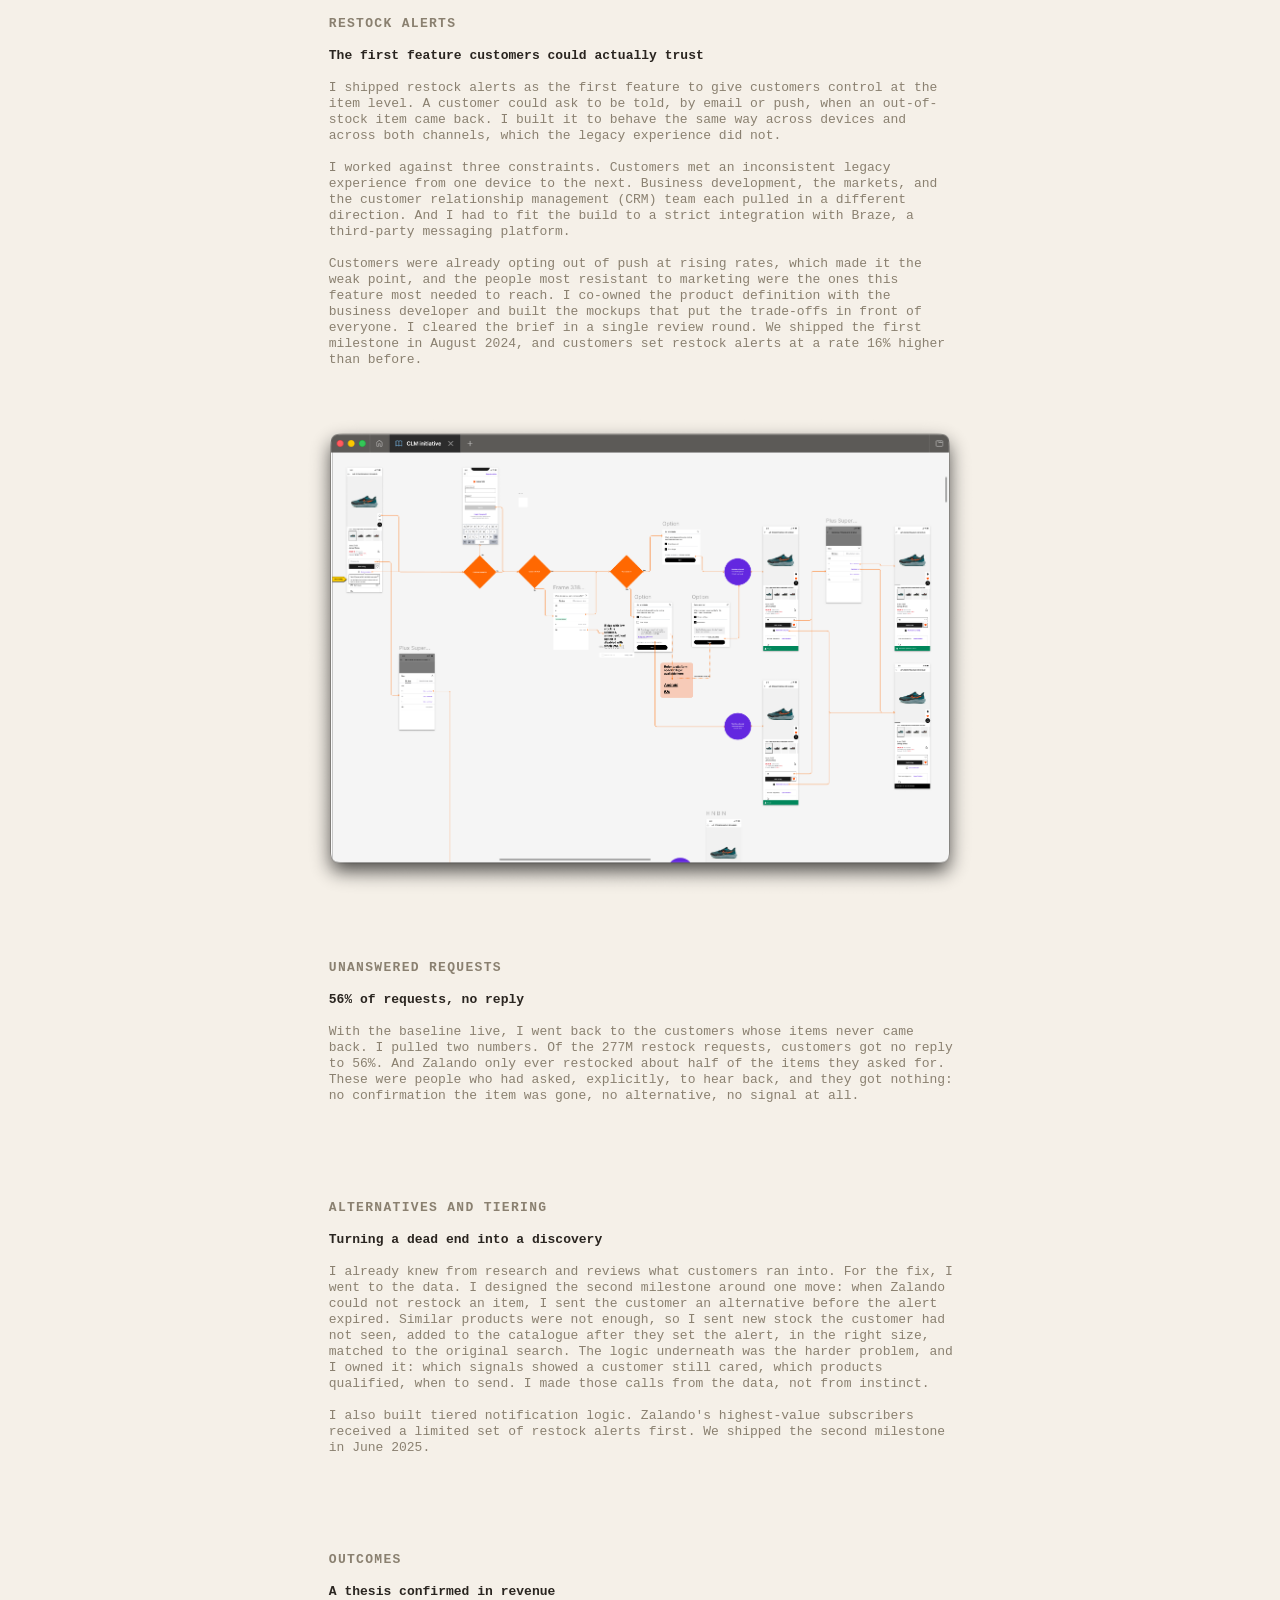
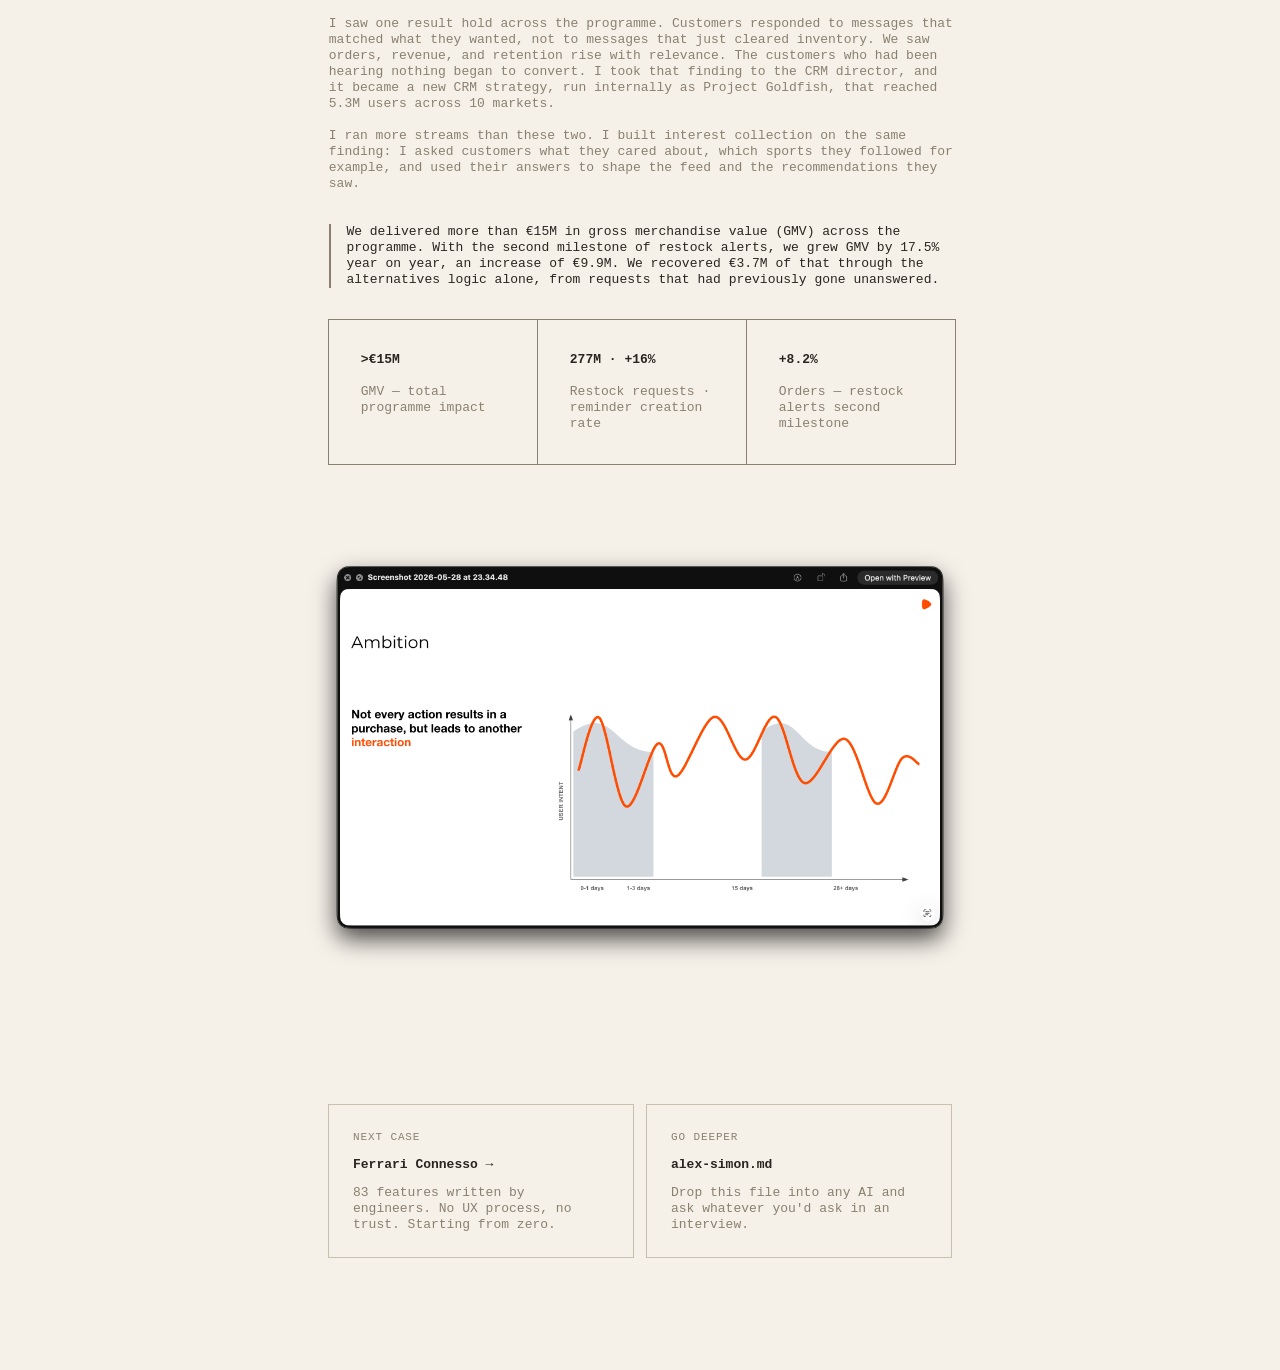
<file: clm.html>
<!DOCTYPE html>
<html lang="en">
<head>
  <meta charset="UTF-8">
  <meta name="viewport" content="width=device-width, initial-scale=1.0">
  <title>Customer Lifecycle Management — Alex Simon</title>
  <link rel="stylesheet" href="system.css">
  <link rel="icon" type="image/svg+xml" href="favicon.svg">
  <style>
    html, body { position: relative; }
    section:not(.full):not(.wide) { background: transparent; }

    /* clm-specific: full-image constrained to column with padding */
    .full-image {
      max-width: 720px;
      margin: 0 auto;
      padding: 0 24px;
      box-sizing: border-box;
    }

    .full-image img {
      width: 100%;
      height: auto;
      display: block;
    }

    @media (max-width: 768px) {
      .full-image { padding: 0 24px; }
    }
  </style>
</head>
<body>

<pre id="wind-global" aria-hidden="true" role="presentation"></pre>

<nav class="top-nav"><a href="index.html">← All work</a></nav>

<div class="page">

  <div class="hero">
    <div class="hero-inner">
      <p class="hero-label"><span class="hero-text-bg">Zalando · Oct 2023–Mar 2026</span></p>
      <h1><span class="hero-text-bg scramble">Customer Lifecycle Management</span></h1>
      <p class="lead"><span class="hero-text-bg">Zalando ran customer messaging through several internal teams. Each owned a slice of the experience and answered to its own metric. No one owned it end to end. The business metrics were hiding a category nobody had been tracking: the customers Zalando was failing silently.</span></p>

      <div class="hero-meta" style="display:grid;grid-template-columns:3fr 1fr;row-gap:24px;column-gap:0;">
        <div class="hero-meta-item">
          <span class="hero-meta-label"><span class="hero-text-bg">Role</span></span>
          <span class="hero-meta-value"><span class="hero-text-bg">Principal Product Designer</span></span>
        </div>
        <div class="hero-meta-item">
          <span class="hero-meta-label"><span class="hero-text-bg">Duration</span></span>
          <span class="hero-meta-value"><span class="hero-text-bg">2.5 years</span></span>
        </div>
        <div class="hero-meta-item">
          <span class="hero-meta-label"><span class="hero-text-bg">Team</span></span>
          <span class="hero-meta-value"><span class="hero-text-bg">One BD partner (core) · Engineers, researchers, PMs, data scientists, market PMs, marketers, legal, CRM (SMEs per workstream) · GMs and VPs directly</span></span>
        </div>
        <div class="hero-meta-item">
          <span class="hero-meta-label"><span class="hero-text-bg">Type of work</span></span>
          <span class="hero-meta-value"><span class="hero-text-bg">Product definition · CRM logic · 0→1</span></span>
        </div>
      </div>
    </div>
  </div>

  <section class="full">
    <div class="full-inner" style="display:grid;grid-template-columns:1fr 1fr;gap:16px;padding-left:24px;padding-right:24px;">
      <img src="clm-onboarding.png" alt="CLM — onboarding: style, made simple" style="width:100%;display:block;">
      <img src="clm-interests.png" alt="CLM — interest collection: brands and topics" style="width:100%;display:block;">
    </div>
  </section>

  <section>
    <h2><span class="hero-text-bg scramble">Context</span></h2>
    <h3><span class="hero-text-bg scramble">Multiple teams, one customer, no shared direction</span></h3>
    <p><span class="hero-text-bg">Zalando ran customer messaging through several internal teams. Each team owned a slice of the experience, and each answered to its own metric. No one owned the experience end to end. Customers drove the volume here: 277M restock requests a year, 6M cart visits a day, and messaging that reached them by push and email across dozens of markets.</span></p>
    <p><span class="hero-text-bg">Leadership asked for one thing, higher customer lifetime value (CLV), and defined nothing else. They handed me no workstreams, no features, and no scope. I was the only designer on the programme for two and a half years. A business developer worked with me on forecasts and commercial logic, and I pulled in other practices, data, marketing, and legal, as subject matter experts per stream. I decided what to build, wrote each brief, and shipped it.</span></p>
    <p><span class="hero-text-bg">I ran several streams. With restock alerts, customers could ask to be told when an out-of-stock item returned. With communication preferences, they got one in-app surface to control every off-platform message, with email and push permissions aligned across Android and iOS. With interest collection, they told me what they cared about, and I fed that into recommendations. This case covers two streams in depth: restock alerts, and the requests that went unanswered.</span></p>
  </section>

  <section>
    <h2><span class="hero-text-bg scramble">What customers ran into</span></h2>
    <h3><span class="hero-text-bg scramble">A promise that expired in silence</span></h3>
    <p><span class="hero-text-bg">I ran qualitative and quantitative research, read App Store reviews, and worked through the behavioural data. I found the same problem in all three. Customers set a restock alert and waited. Often they heard nothing, because the item never returned or the system failed to send. The customer who wanted the item got no word either way, and the next alert they set carried less weight. Customers whose first alert failed stopped relying on the next one.</span></p>
  </section>

  <section>
    <h2><span class="hero-text-bg scramble">Restock alerts</span></h2>
    <h3><span class="hero-text-bg scramble">The first feature customers could actually trust</span></h3>
    <p><span class="hero-text-bg">I shipped restock alerts as the first feature to give customers control at the item level. A customer could ask to be told, by email or push, when an out-of-stock item came back. I built it to behave the same way across devices and across both channels, which the legacy experience did not.</span></p>
    <p><span class="hero-text-bg">I worked against three constraints. Customers met an inconsistent legacy experience from one device to the next. Business development, the markets, and the customer relationship management (CRM) team each pulled in a different direction. And I had to fit the build to a strict integration with Braze, a third-party messaging platform.</span></p>
    <p><span class="hero-text-bg">Customers were already opting out of push at rising rates, which made it the weak point, and the people most resistant to marketing were the ones this feature most needed to reach. I co-owned the product definition with the business developer and built the mockups that put the trade-offs in front of everyone. I cleared the brief in a single review round. We shipped the first milestone in August 2024, and customers set restock alerts at a rate 16% higher than before.</span></p>
  </section>

  <section class="full">
    <div class="full-image">
      <img src="clm-flow.png" alt="CLM initiative — Notify Me service flow across states, segments, and platform variants">
    </div>
  </section>

  <section>
    <h2><span class="hero-text-bg scramble">Unanswered requests</span></h2>
    <h3><span class="hero-text-bg scramble">56% of requests, no reply</span></h3>
    <p><span class="hero-text-bg">With the baseline live, I went back to the customers whose items never came back. I pulled two numbers. Of the 277M restock requests, customers got no reply to 56%. And Zalando only ever restocked about half of the items they asked for. These were people who had asked, explicitly, to hear back, and they got nothing: no confirmation the item was gone, no alternative, no signal at all.</span></p>
  </section>

  <section>
    <h2><span class="hero-text-bg scramble">Alternatives and tiering</span></h2>
    <h3><span class="hero-text-bg scramble">Turning a dead end into a discovery</span></h3>
    <p><span class="hero-text-bg">I already knew from research and reviews what customers ran into. For the fix, I went to the data. I designed the second milestone around one move: when Zalando could not restock an item, I sent the customer an alternative before the alert expired. Similar products were not enough, so I sent new stock the customer had not seen, added to the catalogue after they set the alert, in the right size, matched to the original search. The logic underneath was the harder problem, and I owned it: which signals showed a customer still cared, which products qualified, when to send. I made those calls from the data, not from instinct.</span></p>
    <p><span class="hero-text-bg">I also built tiered notification logic. Zalando's highest-value subscribers received a limited set of restock alerts first. We shipped the second milestone in June 2025.</span></p>
  </section>

  <section>
    <h2><span class="hero-text-bg scramble">Outcomes</span></h2>
    <h3><span class="hero-text-bg scramble">A thesis confirmed in revenue</span></h3>
    <p><span class="hero-text-bg">I saw one result hold across the programme. Customers responded to messages that matched what they wanted, not to messages that just cleared inventory. We saw orders, revenue, and retention rise with relevance. The customers who had been hearing nothing began to convert. I took that finding to the CRM director, and it became a new CRM strategy, run internally as Project Goldfish, that reached 5.3M users across 10 markets.</span></p>
    <p><span class="hero-text-bg">I ran more streams than these two. I built interest collection on the same finding: I asked customers what they cared about, which sports they followed for example, and used their answers to shape the feed and the recommendations they saw.</span></p>

    <div class="callout">
      <p><span class="hero-text-bg">We delivered more than €15M in gross merchandise value (GMV) across the programme. With the second milestone of restock alerts, we grew GMV by 17.5% year on year, an increase of €9.9M. We recovered €3.7M of that through the alternatives logic alone, from requests that had previously gone unanswered.</span></p>
    </div>

    <div class="stat-row">
      <div class="stat">
        <span class="stat-number">&gt;€15M</span>
        <span class="stat-label">GMV — total programme impact</span>
      </div>
      <div class="stat">
        <span class="stat-number">277M · +16%</span>
        <span class="stat-label">Restock requests · reminder creation rate</span>
      </div>
      <div class="stat">
        <span class="stat-number">+8.2%</span>
        <span class="stat-label">Orders — restock alerts second milestone</span>
      </div>
    </div>
  </section>

  <section class="full">
    <div class="full-image">
      <img src="clm-ambition.png" alt="CLM — user intent over time: not every action results in a purchase, but leads to another interaction">
    </div>
  </section>

</div>

<nav class="case-nav-boxes">
  <a href="ferrari.html" class="case-nav-box">
    <span class="case-nav-box-label">Next case</span>
    <span class="case-nav-box-title">Ferrari Connesso →</span>
    <span class="case-nav-box-desc">83 features written by engineers. No UX process, no trust. Starting from zero.</span>
  </a>
  <a href="alex-simon.html" class="case-nav-box">
    <span class="case-nav-box-label">Go deeper</span>
    <span class="case-nav-box-title">alex-simon.md</span>
    <span class="case-nav-box-desc">Drop this file into any AI and ask whatever you'd ask in an interview.</span>
  </a>
</nav>

<footer>
  <p>Customer Lifecycle Management · <a href="index.html">Alex Simon</a></p>
  <a href="index.html">← All work</a>
</footer>

<script src="password.js"></script>
<script src="wind.js"></script>
<script>
window.initCasePage({
  wind: {
    chars:     [' ',' ',' ',' ',' ',' ',' ',' ',' ',' ',' ',' ',' ',' ',' ',' ',' ',' ',' ',' ','.', ':', '-', '~', '+'],
    threshold: 0.15,
    speed:     0.006
  }
});
</script>

</body>
</html>
</file>
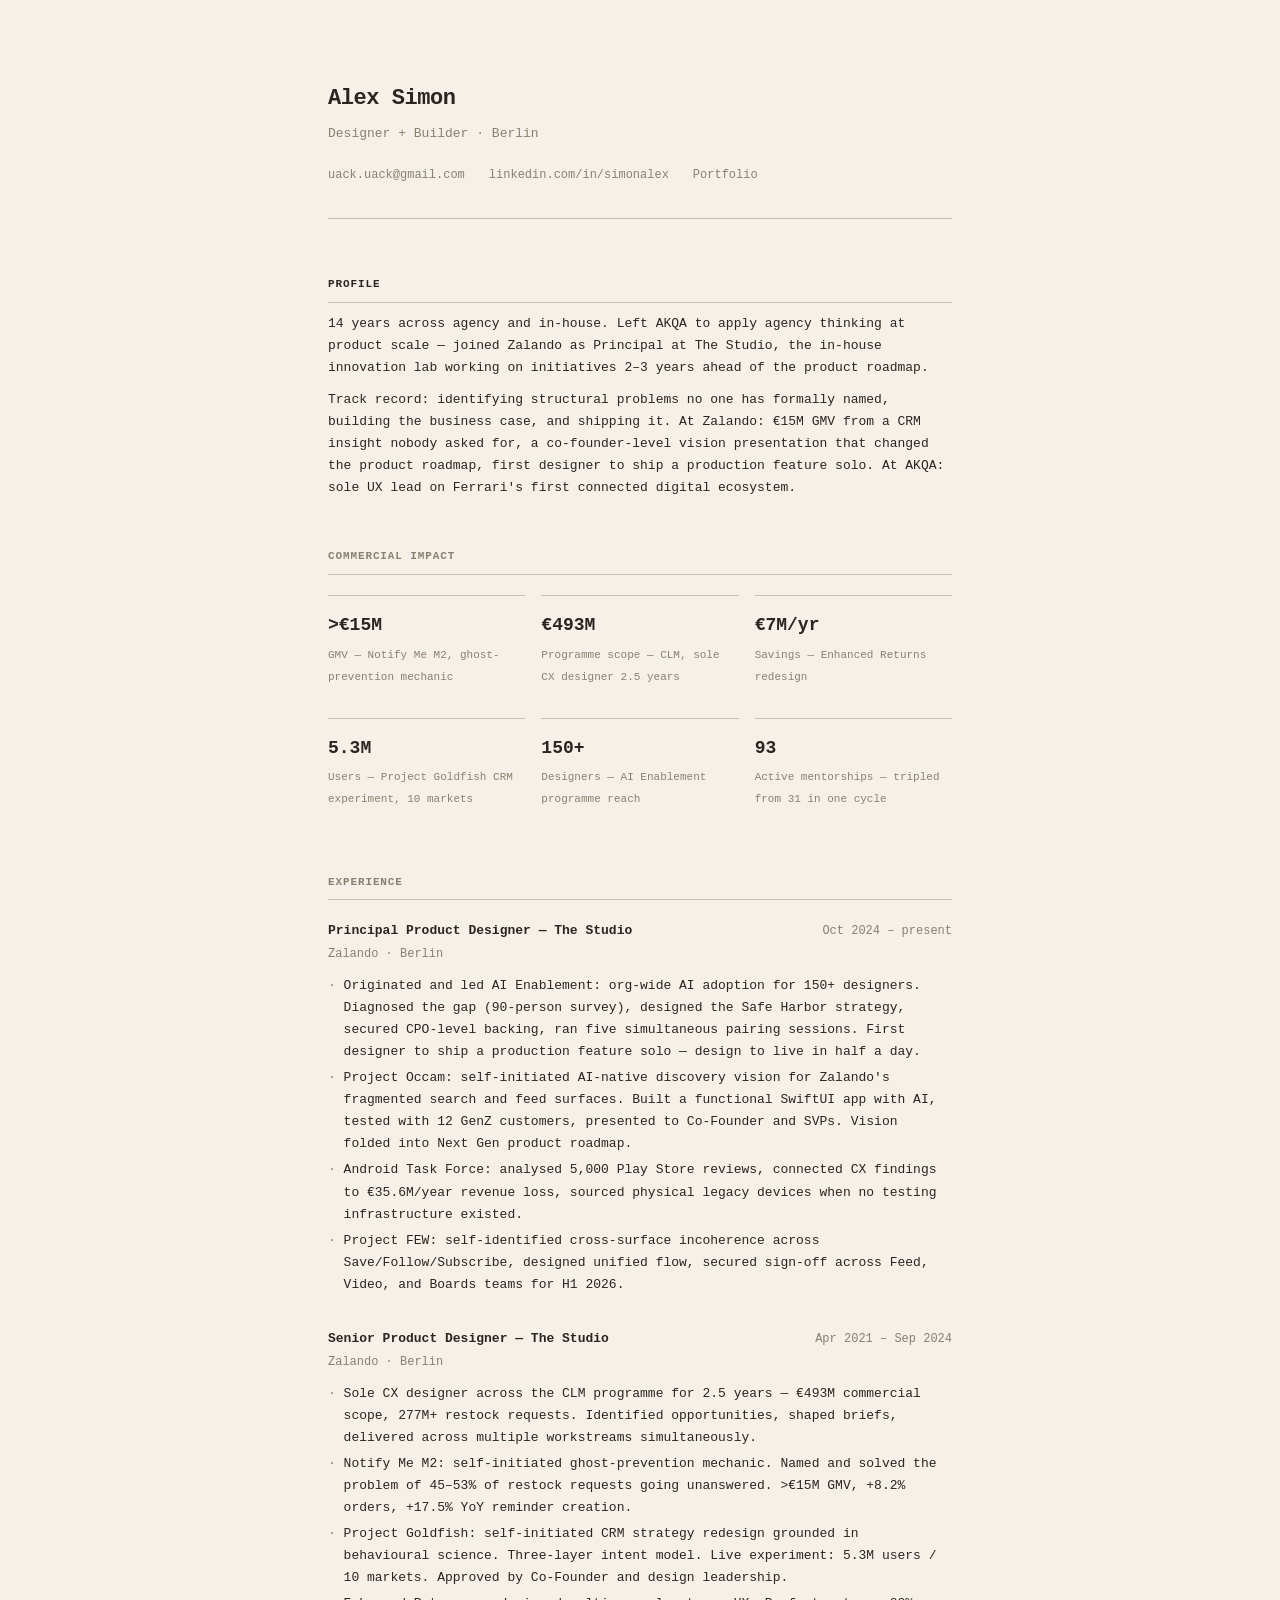
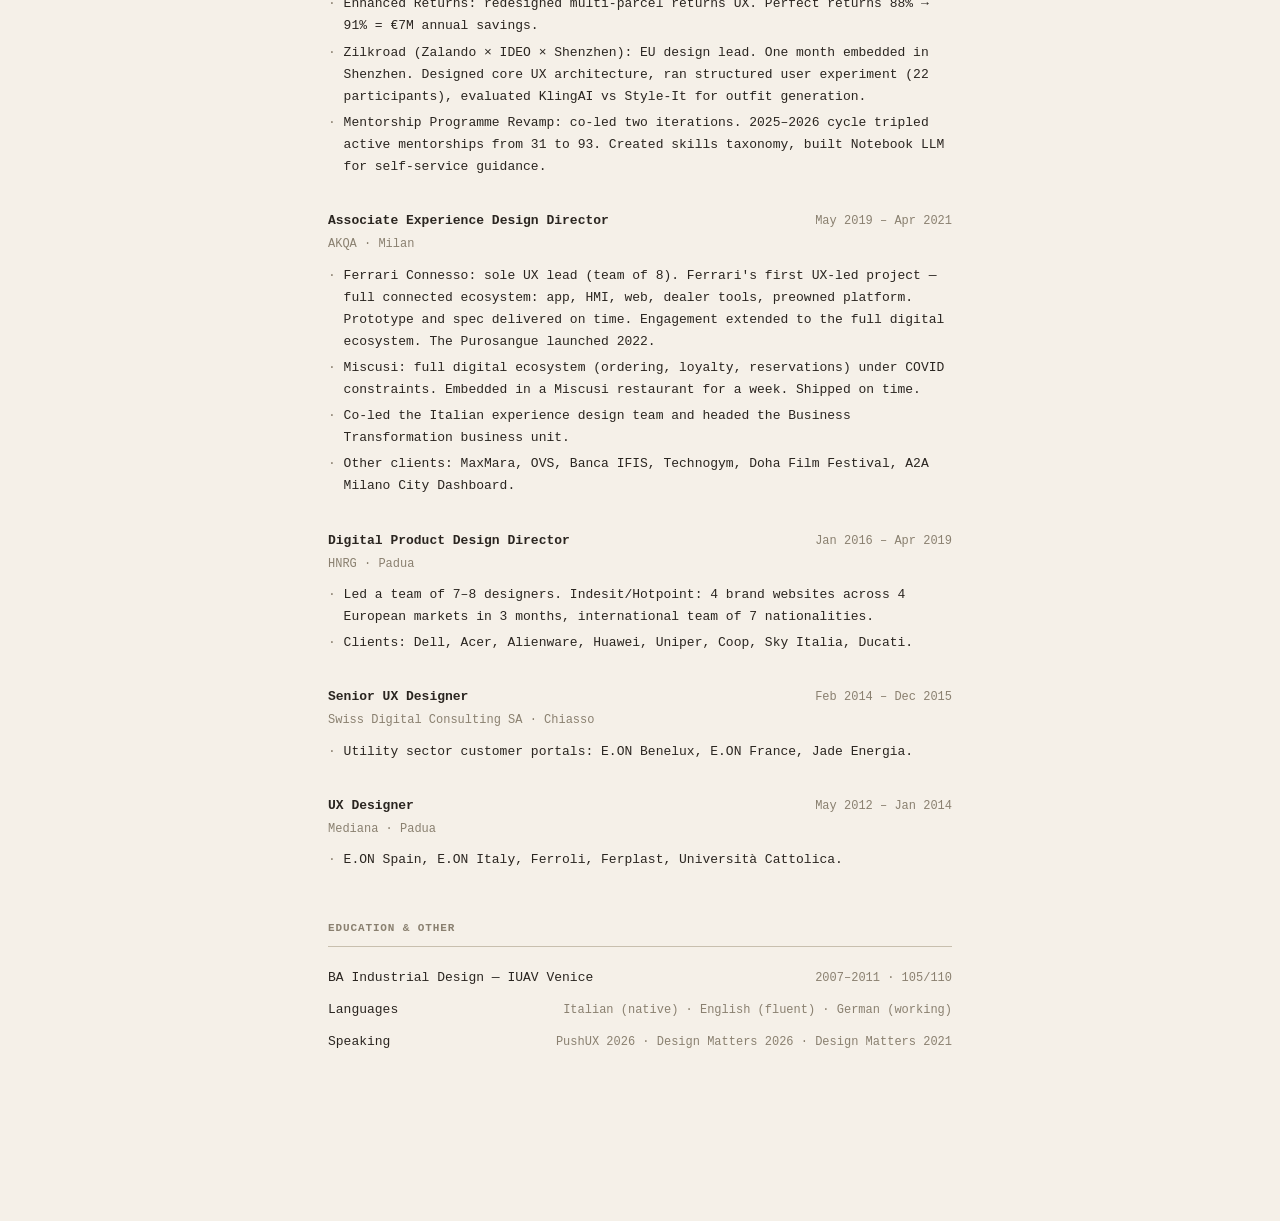
<file: cv.html>
<!DOCTYPE html>
<html lang="en">
<head>
  <meta charset="UTF-8">
  <meta name="viewport" content="width=device-width, initial-scale=1.0">
  <title>CV — Alex Simon</title>
  <style>
    :root {
      --bg:    #f5f0e8;
      --field: #c8bfae;
      --mid:   #8a8070;
      --text:  #2a2520;
    }

    *, *::before, *::after { box-sizing: border-box; margin: 0; padding: 0; }

    html, body {
      background: var(--bg);
      color: var(--text);
      font-family: "SF Mono","Fira Mono","Consolas","Menlo",monospace;
      font-size: 13px;
      line-height: 1.7;
      -webkit-font-smoothing: antialiased;
    }

    .page {
      max-width: 720px;
      margin: 0 auto;
      padding: 80px 48px 120px;
    }

    /* ── Header ── */
    .cv-header {
      margin-bottom: 56px;
      border-bottom: 1px solid var(--field);
      padding-bottom: 32px;
    }

    .cv-name {
      font-size: 22px;
      font-weight: 600;
      color: var(--text);
      letter-spacing: -0.02em;
      margin-bottom: 6px;
    }

    .cv-title {
      color: var(--mid);
      font-size: 13px;
      margin-bottom: 20px;
    }

    .cv-contact {
      color: var(--mid);
      font-size: 12px;
      display: flex;
      flex-wrap: wrap;
      gap: 0 24px;
    }

    .cv-contact a {
      color: var(--mid);
      text-decoration: none;
    }

    .cv-contact a:hover { color: var(--text); }

    /* ── Sections ── */
    .cv-section {
      margin-bottom: 48px;
    }

    .cv-section-label {
      font-size: 11px;
      font-weight: 600;
      color: var(--mid);
      letter-spacing: 0.08em;
      text-transform: uppercase;
      margin-bottom: 20px;
      padding-bottom: 8px;
      border-bottom: 1px solid var(--field);
    }

    /* ── Summary ── */
    .cv-summary p {
      color: var(--text);
      margin-bottom: 10px;
    }

    .cv-summary p:last-child { margin-bottom: 0; }

    /* ── Numbers ── */
    .cv-numbers {
      display: grid;
      grid-template-columns: repeat(3, 1fr);
      gap: 16px;
      margin-bottom: 0;
    }

    .cv-number-item {
      padding: 14px 0;
      border-top: 1px solid var(--field);
    }

    .cv-number-value {
      font-size: 18px;
      font-weight: 600;
      color: var(--text);
      display: block;
      margin-bottom: 3px;
    }

    .cv-number-label {
      font-size: 11px;
      color: var(--mid);
      line-height: 1.4;
    }

    /* ── Experience ── */
    .cv-role {
      margin-bottom: 32px;
    }

    .cv-role:last-child { margin-bottom: 0; }

    .cv-role-header {
      display: flex;
      justify-content: space-between;
      align-items: baseline;
      margin-bottom: 2px;
      gap: 16px;
    }

    .cv-role-title {
      font-weight: 600;
      color: var(--text);
    }

    .cv-role-period {
      font-size: 12px;
      color: var(--mid);
      white-space: nowrap;
      flex-shrink: 0;
    }

    .cv-role-company {
      color: var(--mid);
      font-size: 12px;
      margin-bottom: 10px;
    }

    .cv-role-body {
      color: var(--text);
    }

    .cv-role-body li {
      list-style: none;
      padding-left: 1.2em;
      position: relative;
      margin-bottom: 4px;
    }

    .cv-role-body li::before {
      content: "·";
      position: absolute;
      left: 0;
      color: var(--mid);
    }

    /* ── Skills row ── */
    .cv-skills {
      display: flex;
      flex-wrap: wrap;
      gap: 8px 24px;
    }

    .cv-skill {
      color: var(--text);
      font-size: 12px;
    }

    .cv-skill-group {
      color: var(--mid);
    }

    /* ── Education / meta ── */
    .cv-meta-row {
      display: flex;
      justify-content: space-between;
      align-items: baseline;
      gap: 16px;
      margin-bottom: 10px;
    }

    .cv-meta-row:last-child { margin-bottom: 0; }

    .cv-meta-label { color: var(--text); }
    .cv-meta-value { color: var(--mid); font-size: 12px; text-align: right; }

    /* ── Print ── */
    @media print {
      html, body { background: white; color: black; }
      :root {
        --bg: white;
        --field: #ccc;
        --mid: #666;
        --text: #111;
      }
      .page { padding: 40px 40px 60px; }
    }

    @media (max-width: 600px) {
      .page { padding: 40px 24px 80px; }
      .cv-numbers { grid-template-columns: repeat(2, 1fr); }
      .cv-role-header { flex-direction: column; gap: 2px; }
    }
  </style>
</head>
<body>
<div class="page">

  <!-- HEADER -->
  <header class="cv-header">
    <p class="cv-name">Alex Simon</p>
    <p class="cv-title">Designer + Builder · Berlin</p>
    <div class="cv-contact">
      <span>uack.uack@gmail.com</span>
      <a href="https://linkedin.com/in/simonalex">linkedin.com/in/simonalex</a>
      <a href="index.html">Portfolio</a>
    </div>
  </header>

  <!-- SUMMARY -->
  <section class="cv-section cv-summary">
    <p class="cv-section-label">Profile</p>
    <p>14 years across agency and in-house. Left AKQA to apply agency thinking at product scale — joined Zalando as Principal at The Studio, the in-house innovation lab working on initiatives 2–3 years ahead of the product roadmap.</p>
    <p>Track record: identifying structural problems no one has formally named, building the business case, and shipping it. At Zalando: €15M GMV from a CRM insight nobody asked for, a co-founder-level vision presentation that changed the product roadmap, first designer to ship a production feature solo. At AKQA: sole UX lead on Ferrari's first connected digital ecosystem.</p>
  </section>

  <!-- NUMBERS -->
  <section class="cv-section">
    <p class="cv-section-label">Commercial impact</p>
    <div class="cv-numbers">
      <div class="cv-number-item">
        <span class="cv-number-value">&gt;€15M</span>
        <span class="cv-number-label">GMV — Notify Me M2, ghost-prevention mechanic</span>
      </div>
      <div class="cv-number-item">
        <span class="cv-number-value">€493M</span>
        <span class="cv-number-label">Programme scope — CLM, sole CX designer 2.5 years</span>
      </div>
      <div class="cv-number-item">
        <span class="cv-number-value">€7M/yr</span>
        <span class="cv-number-label">Savings — Enhanced Returns redesign</span>
      </div>
      <div class="cv-number-item">
        <span class="cv-number-value">5.3M</span>
        <span class="cv-number-label">Users — Project Goldfish CRM experiment, 10 markets</span>
      </div>
      <div class="cv-number-item">
        <span class="cv-number-value">150+</span>
        <span class="cv-number-label">Designers — AI Enablement programme reach</span>
      </div>
      <div class="cv-number-item">
        <span class="cv-number-value">93</span>
        <span class="cv-number-label">Active mentorships — tripled from 31 in one cycle</span>
      </div>
    </div>
  </section>

  <!-- EXPERIENCE -->
  <section class="cv-section">
    <p class="cv-section-label">Experience</p>

    <div class="cv-role">
      <div class="cv-role-header">
        <span class="cv-role-title">Principal Product Designer — The Studio</span>
        <span class="cv-role-period">Oct 2024 – present</span>
      </div>
      <p class="cv-role-company">Zalando · Berlin</p>
      <ul class="cv-role-body">
        <li>Originated and led AI Enablement: org-wide AI adoption for 150+ designers. Diagnosed the gap (90-person survey), designed the Safe Harbor strategy, secured CPO-level backing, ran five simultaneous pairing sessions. First designer to ship a production feature solo — design to live in half a day.</li>
        <li>Project Occam: self-initiated AI-native discovery vision for Zalando's fragmented search and feed surfaces. Built a functional SwiftUI app with AI, tested with 12 GenZ customers, presented to Co-Founder and SVPs. Vision folded into Next Gen product roadmap.</li>
        <li>Android Task Force: analysed 5,000 Play Store reviews, connected CX findings to €35.6M/year revenue loss, sourced physical legacy devices when no testing infrastructure existed.</li>
        <li>Project FEW: self-identified cross-surface incoherence across Save/Follow/Subscribe, designed unified flow, secured sign-off across Feed, Video, and Boards teams for H1 2026.</li>
      </ul>
    </div>

    <div class="cv-role">
      <div class="cv-role-header">
        <span class="cv-role-title">Senior Product Designer — The Studio</span>
        <span class="cv-role-period">Apr 2021 – Sep 2024</span>
      </div>
      <p class="cv-role-company">Zalando · Berlin</p>
      <ul class="cv-role-body">
        <li>Sole CX designer across the CLM programme for 2.5 years — €493M commercial scope, 277M+ restock requests. Identified opportunities, shaped briefs, delivered across multiple workstreams simultaneously.</li>
        <li>Notify Me M2: self-initiated ghost-prevention mechanic. Named and solved the problem of 45–53% of restock requests going unanswered. &gt;€15M GMV, +8.2% orders, +17.5% YoY reminder creation.</li>
        <li>Project Goldfish: self-initiated CRM strategy redesign grounded in behavioural science. Three-layer intent model. Live experiment: 5.3M users / 10 markets. Approved by Co-Founder and design leadership.</li>
        <li>Enhanced Returns: redesigned multi-parcel returns UX. Perfect returns 88% → 91% = €7M annual savings.</li>
        <li>Zilkroad (Zalando × IDEO × Shenzhen): EU design lead. One month embedded in Shenzhen. Designed core UX architecture, ran structured user experiment (22 participants), evaluated KlingAI vs Style-It for outfit generation.</li>
        <li>Mentorship Programme Revamp: co-led two iterations. 2025–2026 cycle tripled active mentorships from 31 to 93. Created skills taxonomy, built Notebook LLM for self-service guidance.</li>
      </ul>
    </div>

    <div class="cv-role">
      <div class="cv-role-header">
        <span class="cv-role-title">Associate Experience Design Director</span>
        <span class="cv-role-period">May 2019 – Apr 2021</span>
      </div>
      <p class="cv-role-company">AKQA · Milan</p>
      <ul class="cv-role-body">
        <li>Ferrari Connesso: sole UX lead (team of 8). Ferrari's first UX-led project — full connected ecosystem: app, HMI, web, dealer tools, preowned platform. Prototype and spec delivered on time. Engagement extended to the full digital ecosystem. The Purosangue launched 2022.</li>
        <li>Miscusi: full digital ecosystem (ordering, loyalty, reservations) under COVID constraints. Embedded in a Miscusi restaurant for a week. Shipped on time.</li>
        <li>Co-led the Italian experience design team and headed the Business Transformation business unit.</li>
        <li>Other clients: MaxMara, OVS, Banca IFIS, Technogym, Doha Film Festival, A2A Milano City Dashboard.</li>
      </ul>
    </div>

    <div class="cv-role">
      <div class="cv-role-header">
        <span class="cv-role-title">Digital Product Design Director</span>
        <span class="cv-role-period">Jan 2016 – Apr 2019</span>
      </div>
      <p class="cv-role-company">HNRG · Padua</p>
      <ul class="cv-role-body">
        <li>Led a team of 7–8 designers. Indesit/Hotpoint: 4 brand websites across 4 European markets in 3 months, international team of 7 nationalities.</li>
        <li>Clients: Dell, Acer, Alienware, Huawei, Uniper, Coop, Sky Italia, Ducati.</li>
      </ul>
    </div>

    <div class="cv-role">
      <div class="cv-role-header">
        <span class="cv-role-title">Senior UX Designer</span>
        <span class="cv-role-period">Feb 2014 – Dec 2015</span>
      </div>
      <p class="cv-role-company">Swiss Digital Consulting SA · Chiasso</p>
      <ul class="cv-role-body">
        <li>Utility sector customer portals: E.ON Benelux, E.ON France, Jade Energia.</li>
      </ul>
    </div>

    <div class="cv-role">
      <div class="cv-role-header">
        <span class="cv-role-title">UX Designer</span>
        <span class="cv-role-period">May 2012 – Jan 2014</span>
      </div>
      <p class="cv-role-company">Mediana · Padua</p>
      <ul class="cv-role-body">
        <li>E.ON Spain, E.ON Italy, Ferroli, Ferplast, Università Cattolica.</li>
      </ul>
    </div>
  </section>

  <!-- SKILLS — hidden, revisit later -->
  <!-- <section class="cv-section">
    <p class="cv-section-label">Strengths</p>
    <div class="cv-skills">
      <span class="cv-skill"><span class="cv-skill-group">Design: </span>Problem framing · 0→1 product design · Design systems · AI product design · Prototyping (Figma + code)</span>
      <span class="cv-skill"><span class="cv-skill-group">Build: </span>React · SwiftUI · Claude Code · Multi-agent workflows · Figma MCP</span>
      <span class="cv-skill"><span class="cv-skill-group">Leadership: </span>Programme origination · Cross-functional alignment · Exec communication · Mentorship</span>
    </div>
  </section> -->

  <!-- EDUCATION + META -->
  <section class="cv-section">
    <p class="cv-section-label">Education &amp; other</p>
    <div class="cv-meta-row">
      <span class="cv-meta-label">BA Industrial Design — IUAV Venice</span>
      <span class="cv-meta-value">2007–2011 · 105/110</span>
    </div>
    <div class="cv-meta-row">
      <span class="cv-meta-label">Languages</span>
      <span class="cv-meta-value">Italian (native) · English (fluent) · German (working)</span>
    </div>
    <div class="cv-meta-row">
      <span class="cv-meta-label">Speaking</span>
      <span class="cv-meta-value">PushUX 2026 · Design Matters 2026 · Design Matters 2021</span>
    </div>
  </section>

</div>
</body>
</html>
</file>
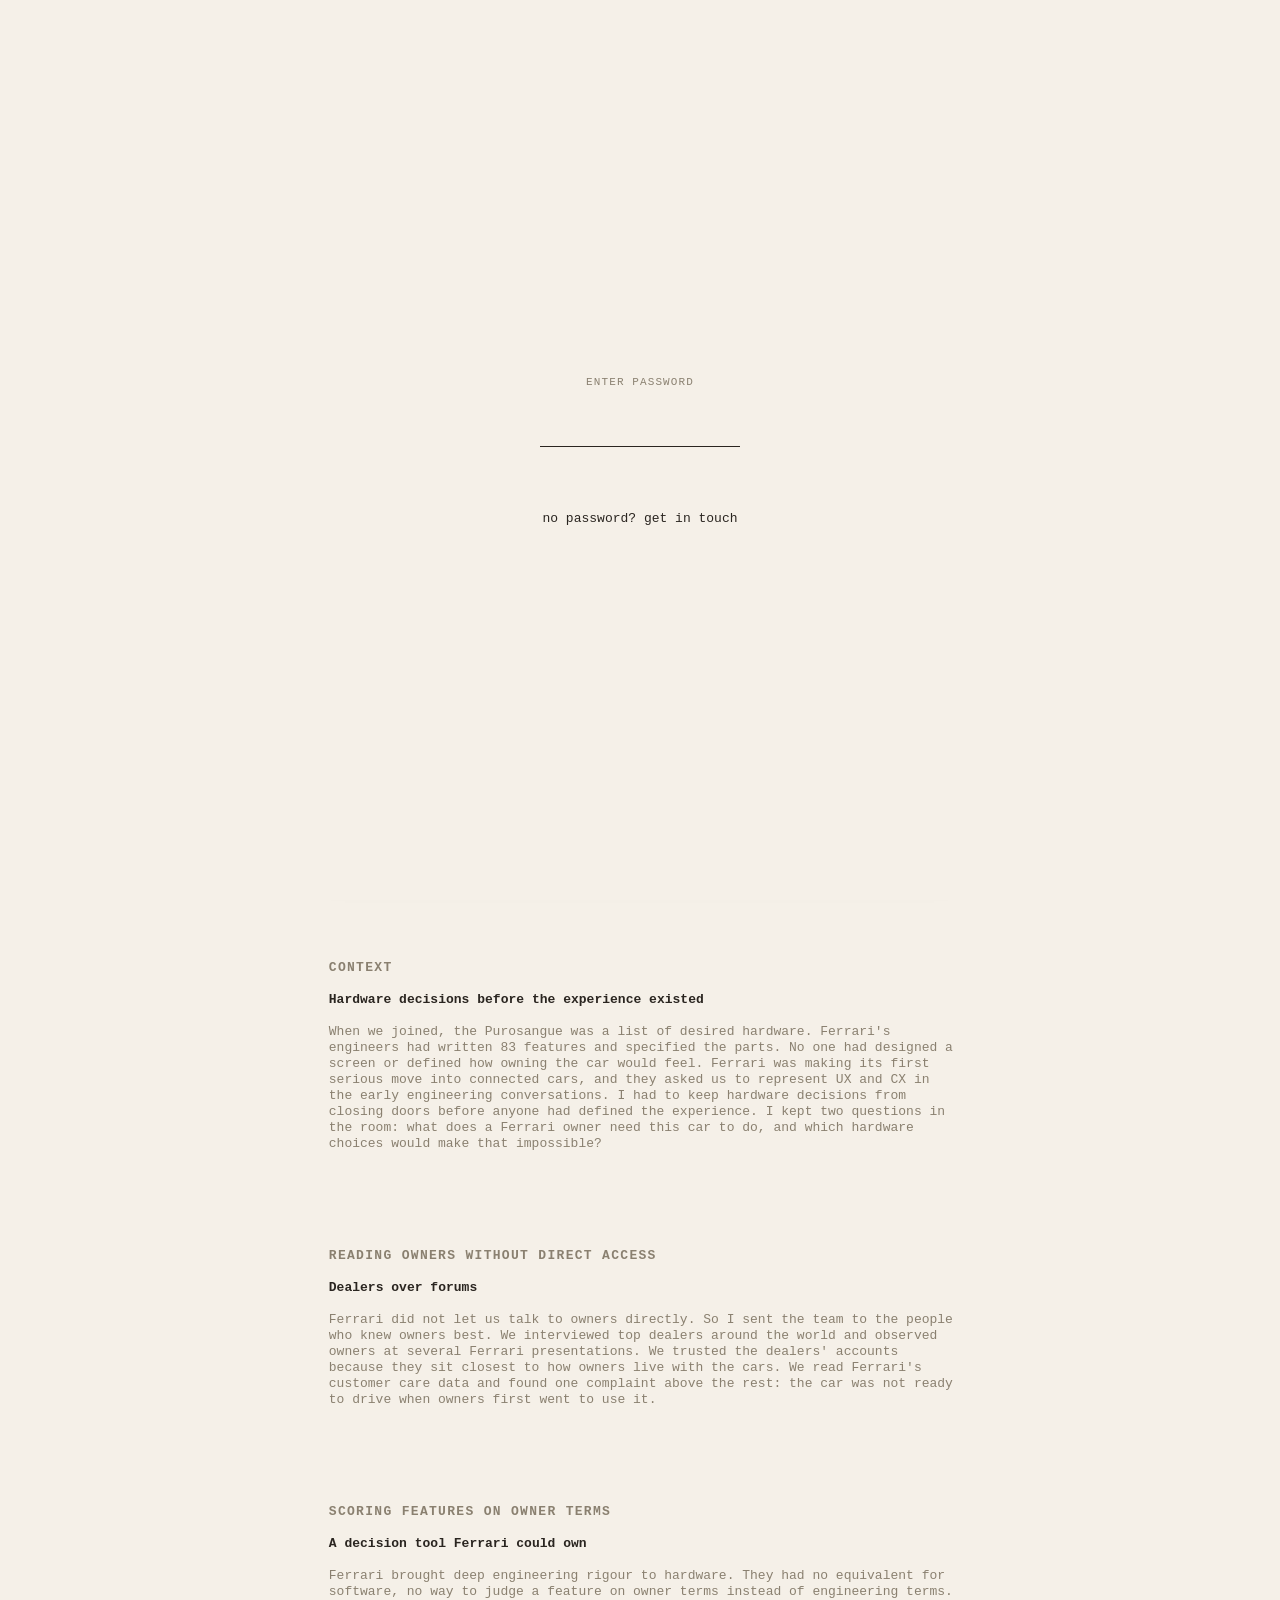
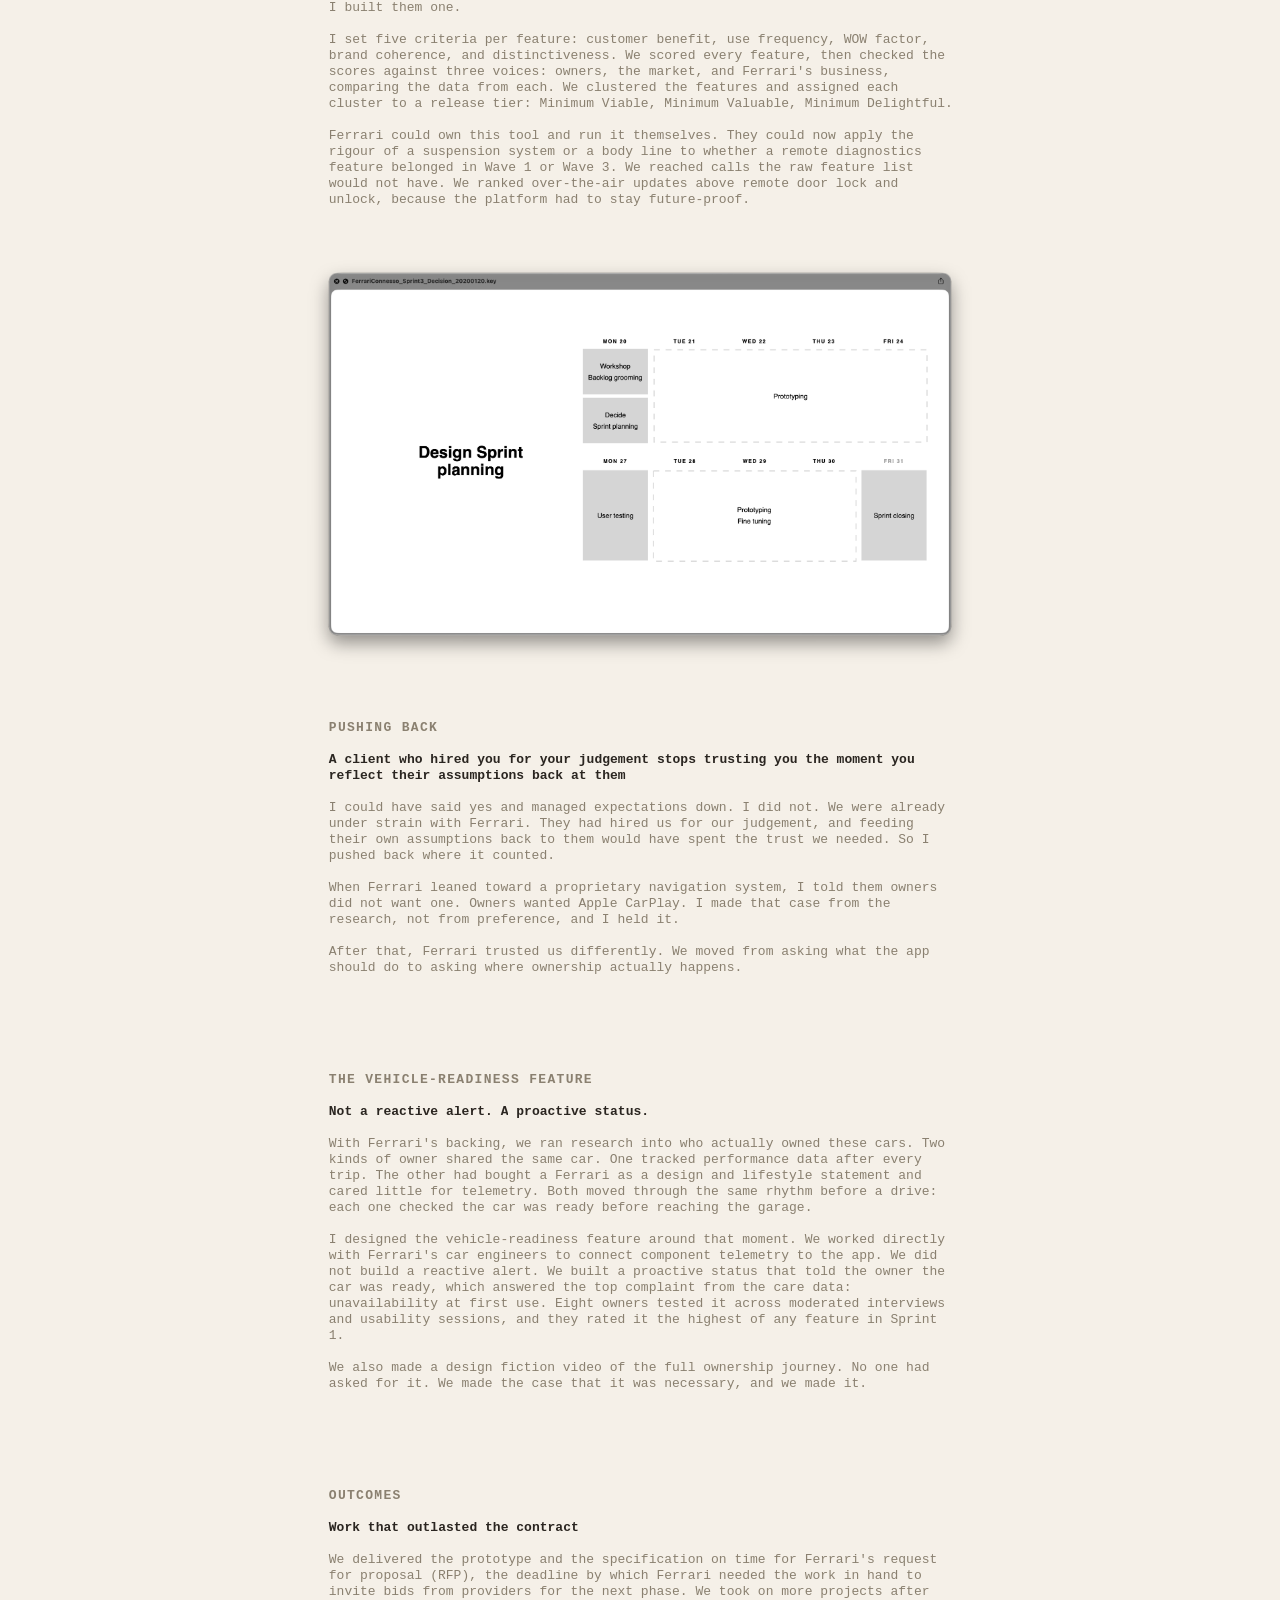
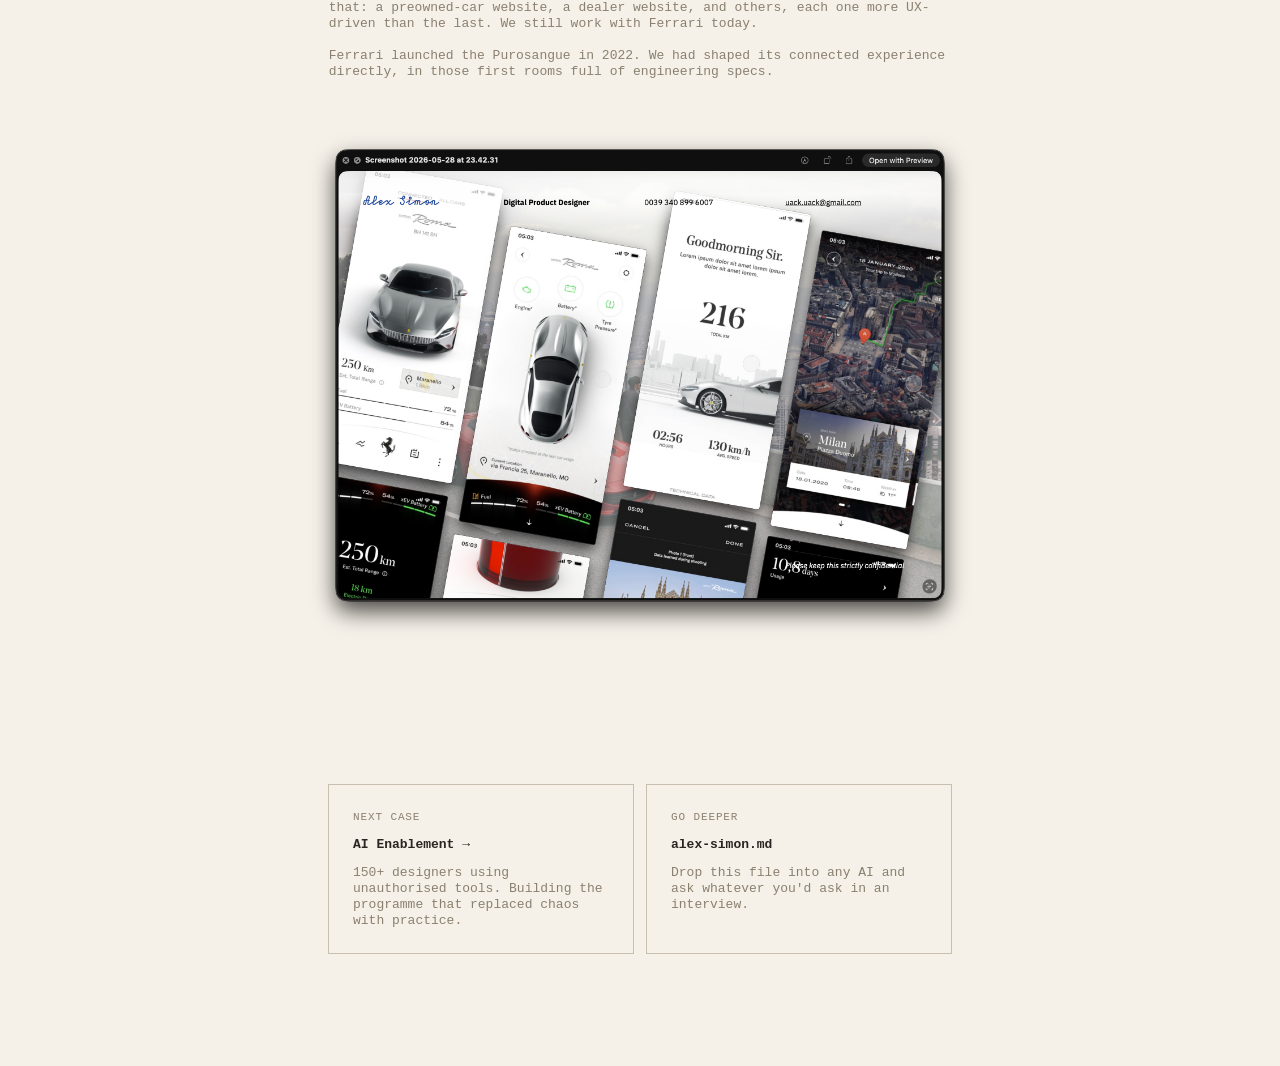
<file: ferrari.html>
<!DOCTYPE html>
<html lang="en">
<head>
  <meta charset="UTF-8">
  <meta name="viewport" content="width=device-width, initial-scale=1.0">
  <title>Ferrari Connesso — Alex Simon</title>
  <link rel="stylesheet" href="system.css">
  <link rel="icon" type="image/svg+xml" href="favicon.svg">
  <style>
    html, body { position: relative; }
    section:not(.full):not(.wide) { background: transparent; }
  </style>
</head>
<body>

<pre id="wind-global" aria-hidden="true" role="presentation"></pre>

<nav class="top-nav"><a href="index.html">← All work</a></nav>

<div class="page">

  <div class="hero">
    <div class="hero-inner">
      <p class="hero-label"><span class="hero-text-bg">AKQA Milan · Sep 2019–Nov 2020</span></p>
      <h1><span class="hero-text-bg scramble">Ferrari Connesso</span></h1>
      <p class="lead"><span class="hero-text-bg">The Purosangue was still a list of desired hardware when we joined. No screens designed, no experience defined, just engineering specs and an open question: what should owning a connected Ferrari actually feel like?</span></p>

      <div class="hero-meta" style="display:grid;grid-template-columns:3fr 1fr;row-gap:24px;column-gap:0;">
        <div class="hero-meta-item">
          <span class="hero-meta-label"><span class="hero-text-bg">Role</span></span>
          <span class="hero-meta-value"><span class="hero-text-bg">Associate Experience Design Director</span></span>
        </div>
        <div class="hero-meta-item">
          <span class="hero-meta-label"><span class="hero-text-bg">Duration</span></span>
          <span class="hero-meta-value"><span class="hero-text-bg">14 months</span></span>
        </div>
        <div class="hero-meta-item">
          <span class="hero-meta-label"><span class="hero-text-bg">Team</span></span>
          <span class="hero-meta-value"><span class="hero-text-bg">Sole UX lead · 8-person AKQA team (UI, CX, research, content, strategy)</span></span>
        </div>
        <div class="hero-meta-item">
          <span class="hero-meta-label"><span class="hero-text-bg">Type of work</span></span>
          <span class="hero-meta-value"><span class="hero-text-bg">Strategy · Framework · Delivery</span></span>
        </div>
      </div>
    </div>
  </div>

  <section class="full">
    <div class="full-inner" style="padding-left:24px;padding-right:24px;">
      <img src="ferrari-journey-map.png" alt="Ferrari Connesso — owner journey map across engagement, decision, purchase, waiting, ownership, and resell" style="width:100%;display:block;">
    </div>
  </section>

  <section>
    <h2><span class="hero-text-bg scramble">Context</span></h2>
    <h3><span class="hero-text-bg scramble">Hardware decisions before the experience existed</span></h3>
    <p><span class="hero-text-bg">When we joined, the Purosangue was a list of desired hardware. Ferrari's engineers had written 83 features and specified the parts. No one had designed a screen or defined how owning the car would feel. Ferrari was making its first serious move into connected cars, and they asked us to represent UX and CX in the early engineering conversations. I had to keep hardware decisions from closing doors before anyone had defined the experience. I kept two questions in the room: what does a Ferrari owner need this car to do, and which hardware choices would make that impossible?</span></p>
  </section>

  <section>
    <h2><span class="hero-text-bg scramble">Reading owners without direct access</span></h2>
    <h3><span class="hero-text-bg scramble">Dealers over forums</span></h3>
    <p><span class="hero-text-bg">Ferrari did not let us talk to owners directly. So I sent the team to the people who knew owners best. We interviewed top dealers around the world and observed owners at several Ferrari presentations. We trusted the dealers' accounts because they sit closest to how owners live with the cars. We read Ferrari's customer care data and found one complaint above the rest: the car was not ready to drive when owners first went to use it.</span></p>
  </section>

  <section>
    <h2><span class="hero-text-bg scramble">Scoring features on owner terms</span></h2>
    <h3><span class="hero-text-bg scramble">A decision tool Ferrari could own</span></h3>
    <p><span class="hero-text-bg">Ferrari brought deep engineering rigour to hardware. They had no equivalent for software, no way to judge a feature on owner terms instead of engineering terms. I built them one.</span></p>
    <p><span class="hero-text-bg">I set five criteria per feature: customer benefit, use frequency, WOW factor, brand coherence, and distinctiveness. We scored every feature, then checked the scores against three voices: owners, the market, and Ferrari's business, comparing the data from each. We clustered the features and assigned each cluster to a release tier: Minimum Viable, Minimum Valuable, Minimum Delightful.</span></p>
    <p><span class="hero-text-bg">Ferrari could own this tool and run it themselves. They could now apply the rigour of a suspension system or a body line to whether a remote diagnostics feature belonged in Wave 1 or Wave 3. We reached calls the raw feature list would not have. We ranked over-the-air updates above remote door lock and unlock, because the platform had to stay future-proof.</span></p>
  </section>

  <section class="full">
    <div class="full-inner" style="padding-left:24px;padding-right:24px;">
      <img src="ferrari-sprint-planning.png" alt="Ferrari Connesso — Design Sprint planning: two-week sprint structure with workshop, prototyping, user testing, and sprint closing" style="width:100%;display:block;">
    </div>
  </section>

  <section>
    <h2><span class="hero-text-bg scramble">Pushing back</span></h2>
    <h3><span class="hero-text-bg scramble">A client who hired you for your judgement stops trusting you the moment you reflect their assumptions back at them</span></h3>
    <p><span class="hero-text-bg">I could have said yes and managed expectations down. I did not. We were already under strain with Ferrari. They had hired us for our judgement, and feeding their own assumptions back to them would have spent the trust we needed. So I pushed back where it counted.</span></p>
    <p><span class="hero-text-bg">When Ferrari leaned toward a proprietary navigation system, I told them owners did not want one. Owners wanted Apple CarPlay. I made that case from the research, not from preference, and I held it.</span></p>
    <p><span class="hero-text-bg">After that, Ferrari trusted us differently. We moved from asking what the app should do to asking where ownership actually happens.</span></p>
  </section>

  <section>
    <h2><span class="hero-text-bg scramble">The vehicle-readiness feature</span></h2>
    <h3><span class="hero-text-bg scramble">Not a reactive alert. A proactive status.</span></h3>
    <p><span class="hero-text-bg">With Ferrari's backing, we ran research into who actually owned these cars. Two kinds of owner shared the same car. One tracked performance data after every trip. The other had bought a Ferrari as a design and lifestyle statement and cared little for telemetry. Both moved through the same rhythm before a drive: each one checked the car was ready before reaching the garage.</span></p>
    <p><span class="hero-text-bg">I designed the vehicle-readiness feature around that moment. We worked directly with Ferrari's car engineers to connect component telemetry to the app. We did not build a reactive alert. We built a proactive status that told the owner the car was ready, which answered the top complaint from the care data: unavailability at first use. Eight owners tested it across moderated interviews and usability sessions, and they rated it the highest of any feature in Sprint 1.</span></p>
    <p><span class="hero-text-bg">We also made a design fiction video of the full ownership journey. No one had asked for it. We made the case that it was necessary, and we made it.</span></p>
  </section>

  <section>
    <h2><span class="hero-text-bg scramble">Outcomes</span></h2>
    <h3><span class="hero-text-bg scramble">Work that outlasted the contract</span></h3>
    <p><span class="hero-text-bg">We delivered the prototype and the specification on time for Ferrari's request for proposal (RFP), the deadline by which Ferrari needed the work in hand to invite bids from providers for the next phase. We took on more projects after that: a preowned-car website, a dealer website, and others, each one more UX-driven than the last. We still work with Ferrari today.</span></p>
    <p><span class="hero-text-bg">Ferrari launched the Purosangue in 2022. We had shaped its connected experience directly, in those first rooms full of engineering specs.</span></p>
  </section>

  <section class="full">
    <div class="full-inner" style="padding-left:24px;padding-right:24px;">
      <img src="ferrari-app-screens.png" alt="Ferrari Connesso — app prototype screens: vehicle readiness, performance data, navigation" style="width:100%;display:block;">
    </div>
  </section>

</div>

<nav class="case-nav-boxes">
  <a href="ai-enablement.html" class="case-nav-box">
    <span class="case-nav-box-label">Next case</span>
    <span class="case-nav-box-title">AI Enablement →</span>
    <span class="case-nav-box-desc">150+ designers using unauthorised tools. Building the programme that replaced chaos with practice.</span>
  </a>
  <a href="alex-simon.html" class="case-nav-box">
    <span class="case-nav-box-label">Go deeper</span>
    <span class="case-nav-box-title">alex-simon.md</span>
    <span class="case-nav-box-desc">Drop this file into any AI and ask whatever you'd ask in an interview.</span>
  </a>
</nav>

<footer>
  <p>Ferrari Connesso · <a href="index.html">Alex Simon</a></p>
  <a href="index.html">← All work</a>
</footer>

<script src="password.js"></script>
<script src="wind.js"></script>
<script>
window.initCasePage({
  wind: {
    chars:     [' ',' ',' ',' ',' ',' ',' ',' ',' ',' ',' ',' ',' ',' ',' ',' ','.', '-', '/', '+', ':'],
    threshold: 0.12,
    speed:     0.006
  }
});
</script>

</body>
</html>
</file>
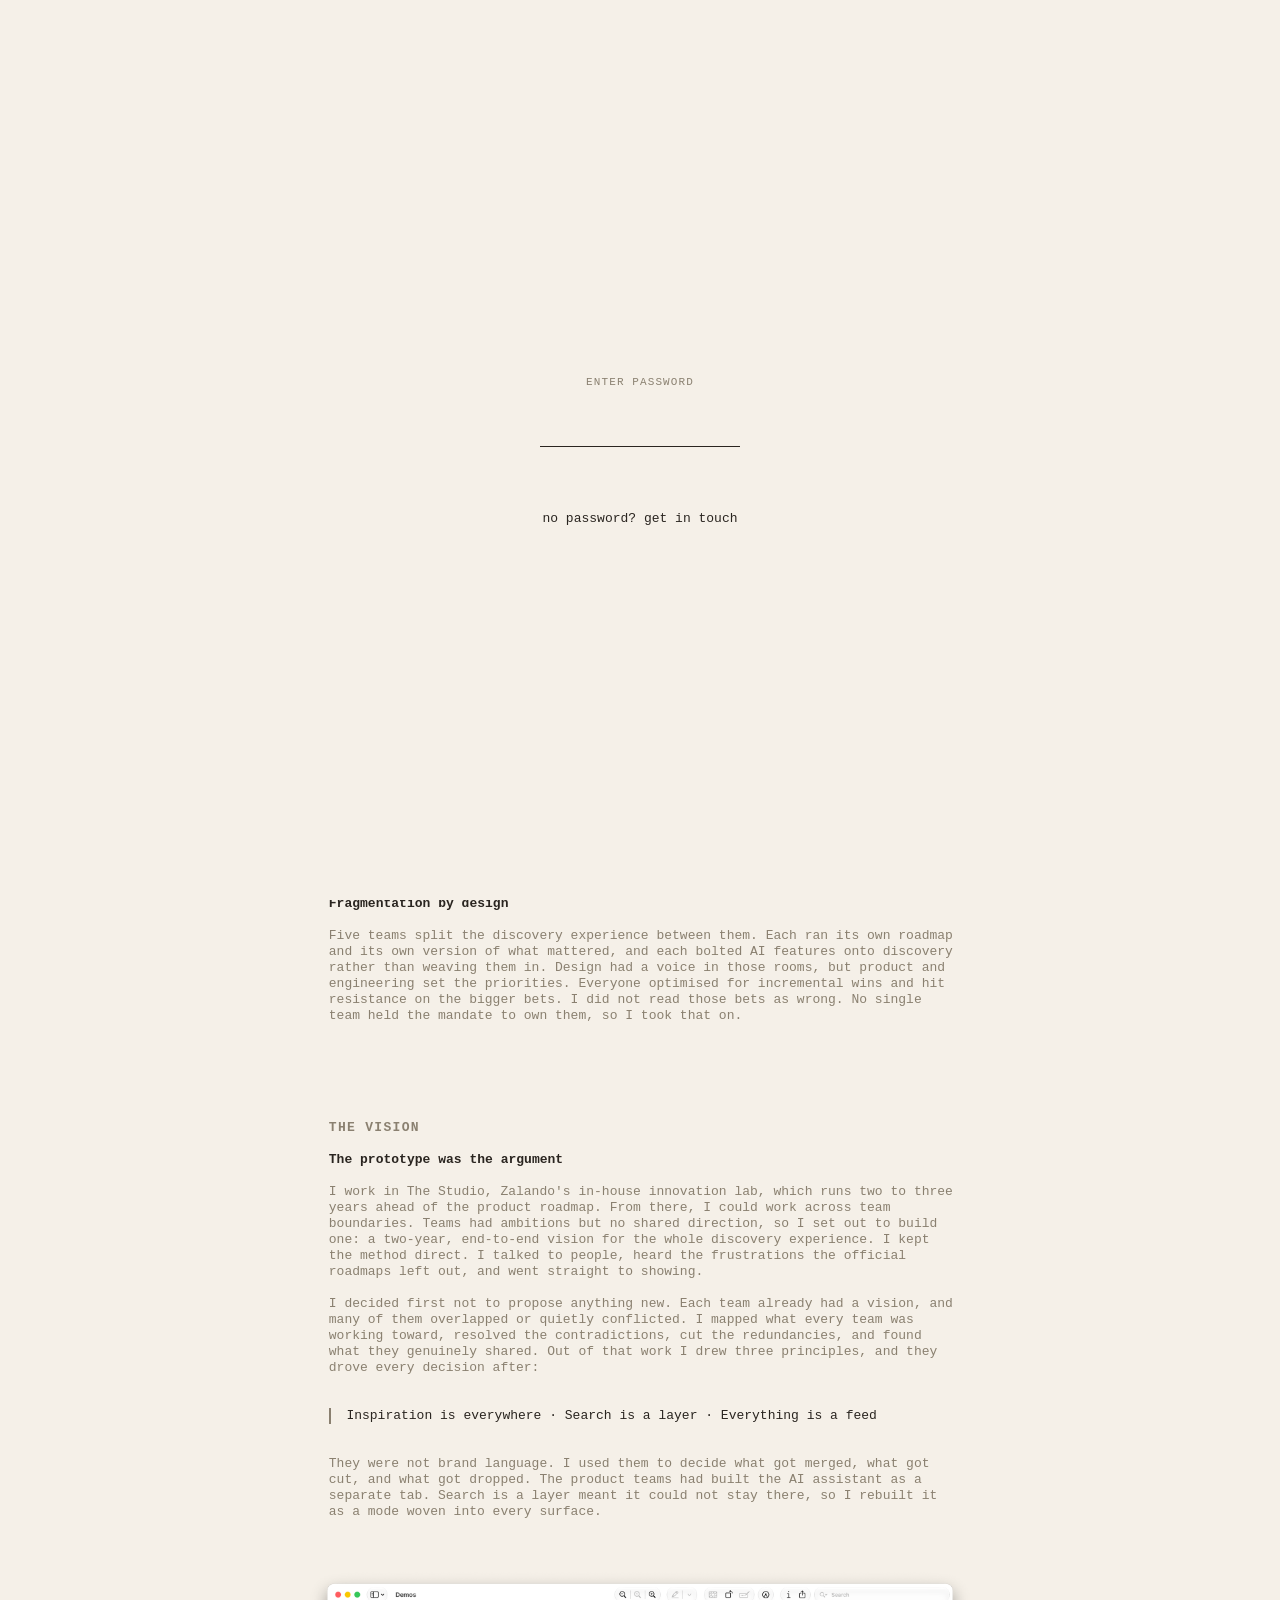
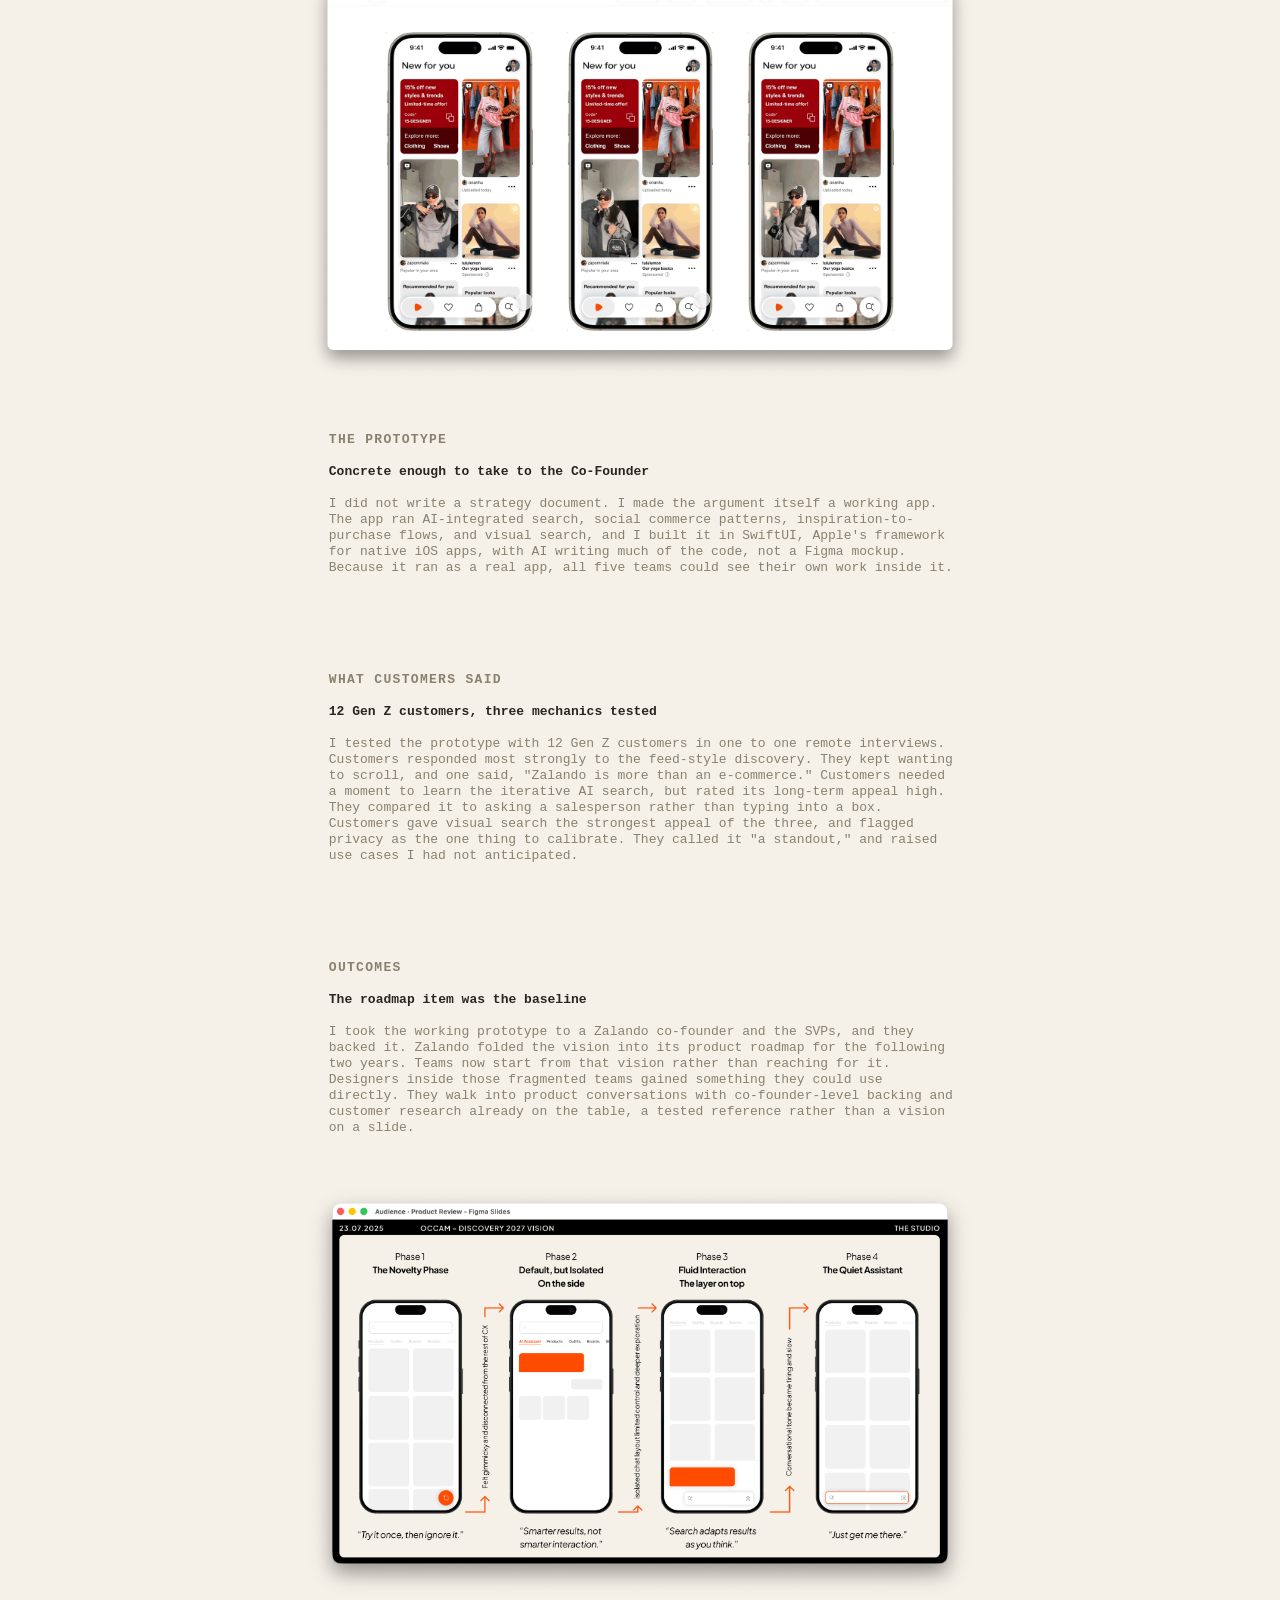
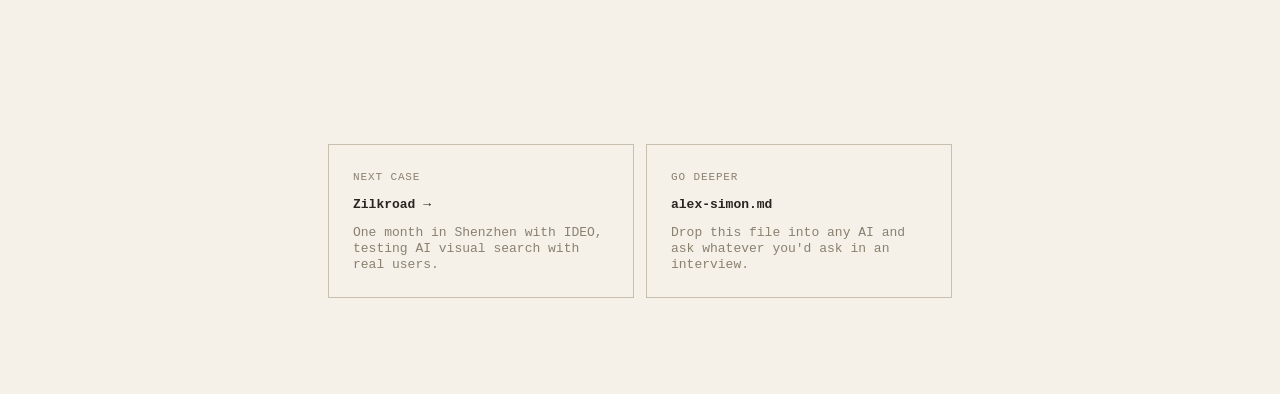
<file: occam.html>
<!DOCTYPE html>
<html lang="en">
<head>
  <meta charset="UTF-8">
  <meta name="viewport" content="width=device-width, initial-scale=1.0">
  <title>Occam — Alex Simon</title>
  <link rel="stylesheet" href="system.css">
  <link rel="icon" type="image/svg+xml" href="favicon.svg">
  <style>
    html, body { position: relative; }
    section:not(.full):not(.wide) { background: transparent; }
  </style>
</head>
<body>

<pre id="wind-global" aria-hidden="true" role="presentation"></pre>

<nav class="top-nav"><a href="index.html">← All work</a></nav>

<div class="page">

  <div class="hero">
    <div class="hero-inner">
      <p class="hero-label"><span class="hero-text-bg">Zalando · Jun–Sep 2025</span></p>
      <h1><span class="hero-text-bg scramble">Occam</span></h1>
      <p class="lead"><span class="hero-text-bg">Zalando's full discovery experience (search, feed, AI, inspiration) was built by five separate teams with no shared vision. The highest-potential opportunity in the product, unclaimed. I decided to take it on.</span></p>

      <div class="hero-meta" style="display:grid;grid-template-columns:3fr 1fr;row-gap:24px;column-gap:0;">
        <div class="hero-meta-item">
          <span class="hero-meta-label"><span class="hero-text-bg">Role</span></span>
          <span class="hero-meta-value"><span class="hero-text-bg">Strategic Lead and Sole Prototype Designer</span></span>
        </div>
        <div class="hero-meta-item">
          <span class="hero-meta-label"><span class="hero-text-bg">Duration</span></span>
          <span class="hero-meta-value"><span class="hero-text-bg">4 months</span></span>
        </div>
        <div class="hero-meta-item">
          <span class="hero-meta-label"><span class="hero-text-bg">Team</span></span>
          <span class="hero-meta-value"><span class="hero-text-bg">Solo project. I met one to one with leads across five product teams and presented up a widening chain: VP of Design, SVP of Design, a Zalando co-founder and the SVPs.</span></span>
        </div>
        <div class="hero-meta-item">
          <span class="hero-meta-label"><span class="hero-text-bg">Type of work</span></span>
          <span class="hero-meta-value"><span class="hero-text-bg">Vision · Prototype · Synthesis</span></span>
        </div>
      </div>
    </div>
  </div>

  <!-- Double image block — hero position -->
  <section class="full">
    <div class="full-inner" style="display:grid;grid-template-columns:1fr 1fr;gap:16px;padding-left:24px;padding-right:24px;">
      <img src="occam-search-active.png" alt="Occam — active search with personalised suggestion chips" style="width:100%;display:block;">
      <img src="occam-search-results.png" alt="Occam — AI-powered search results feed: Santorini vibes" style="width:100%;display:block;">
    </div>
  </section>

  <section>
    <h2><span class="hero-text-bg scramble">The problem</span></h2>
    <h3><span class="hero-text-bg scramble">Fragmentation by design</span></h3>
    <p><span class="hero-text-bg">Five teams split the discovery experience between them. Each ran its own roadmap and its own version of what mattered, and each bolted AI features onto discovery rather than weaving them in. Design had a voice in those rooms, but product and engineering set the priorities. Everyone optimised for incremental wins and hit resistance on the bigger bets. I did not read those bets as wrong. No single team held the mandate to own them, so I took that on.</span></p>
  </section>

  <section>
    <h2><span class="hero-text-bg scramble">The vision</span></h2>
    <h3><span class="hero-text-bg scramble">The prototype was the argument</span></h3>
    <p><span class="hero-text-bg">I work in The Studio, Zalando's in-house innovation lab, which runs two to three years ahead of the product roadmap. From there, I could work across team boundaries. Teams had ambitions but no shared direction, so I set out to build one: a two-year, end-to-end vision for the whole discovery experience. I kept the method direct. I talked to people, heard the frustrations the official roadmaps left out, and went straight to showing.</span></p>
    <p><span class="hero-text-bg">I decided first not to propose anything new. Each team already had a vision, and many of them overlapped or quietly conflicted. I mapped what every team was working toward, resolved the contradictions, cut the redundancies, and found what they genuinely shared. Out of that work I drew three principles, and they drove every decision after:</span></p>
    <div class="callout">
      <p><span class="hero-text-bg">Inspiration is everywhere · Search is a layer · Everything is a feed</span></p>
    </div>
    <p><span class="hero-text-bg">They were not brand language. I used them to decide what got merged, what got cut, and what got dropped. The product teams had built the AI assistant as a separate tab. Search is a layer meant it could not stay there, so I rebuilt it as a mode woven into every surface.</span></p>
  </section>

  <!-- GIFs block — before The prototype -->
  <section class="full">
    <div class="full-inner" style="padding-left:24px;padding-right:24px;position:relative;">
      <img src="occam-browser-frame.png" alt="" aria-hidden="true" style="width:100%;display:block;">
      <div style="
        position:absolute;
        top:6.5%; left:3%; right:3%; bottom:3%;
        display:flex;
        align-items:center;
        justify-content:center;
        gap:5%;
      ">
        <img src="occam-journey-1.gif" alt="Occam prototype — journey 1" style="height:80%;width:auto;display:block;">
        <img src="occam-journey-2.gif" alt="Occam prototype — journey 2" style="height:80%;width:auto;display:block;">
        <img src="occam-journey-3.gif" alt="Occam prototype — journey 3" style="height:80%;width:auto;display:block;">
      </div>
    </div>
  </section>

  <section>
    <h2><span class="hero-text-bg scramble">The prototype</span></h2>
    <h3><span class="hero-text-bg scramble">Concrete enough to take to the Co-Founder</span></h3>
    <p><span class="hero-text-bg">I did not write a strategy document. I made the argument itself a working app. The app ran AI-integrated search, social commerce patterns, inspiration-to-purchase flows, and visual search, and I built it in SwiftUI, Apple's framework for native iOS apps, with AI writing much of the code, not a Figma mockup. Because it ran as a real app, all five teams could see their own work inside it.</span></p>
  </section>

  <section>
    <h2><span class="hero-text-bg scramble">What customers said</span></h2>
    <h3><span class="hero-text-bg scramble">12 Gen Z customers, three mechanics tested</span></h3>
    <p><span class="hero-text-bg">I tested the prototype with 12 Gen Z customers in one to one remote interviews. Customers responded most strongly to the feed-style discovery. They kept wanting to scroll, and one said, "Zalando is more than an e-commerce." Customers needed a moment to learn the iterative AI search, but rated its long-term appeal high. They compared it to asking a salesperson rather than typing into a box. Customers gave visual search the strongest appeal of the three, and flagged privacy as the one thing to calibrate. They called it "a standout," and raised use cases I had not anticipated.</span></p>
  </section>

  <section>
    <h2><span class="hero-text-bg scramble">Outcomes</span></h2>
    <h3><span class="hero-text-bg scramble">The roadmap item was the baseline</span></h3>
    <p><span class="hero-text-bg">I took the working prototype to a Zalando co-founder and the SVPs, and they backed it. Zalando folded the vision into its product roadmap for the following two years. Teams now start from that vision rather than reaching for it. Designers inside those fragmented teams gained something they could use directly. They walk into product conversations with co-founder-level backing and customer research already on the table, a tested reference rather than a vision on a slide.</span></p>
  </section>

  <!-- Single image block — end -->
  <section class="full">
    <div class="full-inner" style="padding-left:24px;padding-right:24px;">
      <img src="occam-ai-evolution.png" alt="Occam — AI and search integration evolution: four phases from novelty to quiet assistant" style="width:100%;display:block;">
    </div>
  </section>

</div>

<nav class="case-nav-boxes">
  <a href="zilkroad.html" class="case-nav-box">
    <span class="case-nav-box-label">Next case</span>
    <span class="case-nav-box-title">Zilkroad →</span>
    <span class="case-nav-box-desc">One month in Shenzhen with IDEO, testing AI visual search with real users.</span>
  </a>
  <a href="alex-simon.html" class="case-nav-box">
    <span class="case-nav-box-label">Go deeper</span>
    <span class="case-nav-box-title">alex-simon.md</span>
    <span class="case-nav-box-desc">Drop this file into any AI and ask whatever you'd ask in an interview.</span>
  </a>
</nav>

<footer>
  <p>Occam · <a href="index.html">Alex Simon</a></p>
  <a href="index.html">← All work</a>
</footer>

<script src="password.js"></script>
<script src="wind.js"></script>
<script>
window.initCasePage({
  wind: {
    chars:     [' ',' ',' ',' ',' ',' ',' ',' ',' ',' ',' ',' ',' ',' ',' ',' ',' ',' ','.', '/', '-', '+', ':'],
    threshold: 0.15,
    speed:     0.006
  }
});
</script>

</body>
</html>
</file>
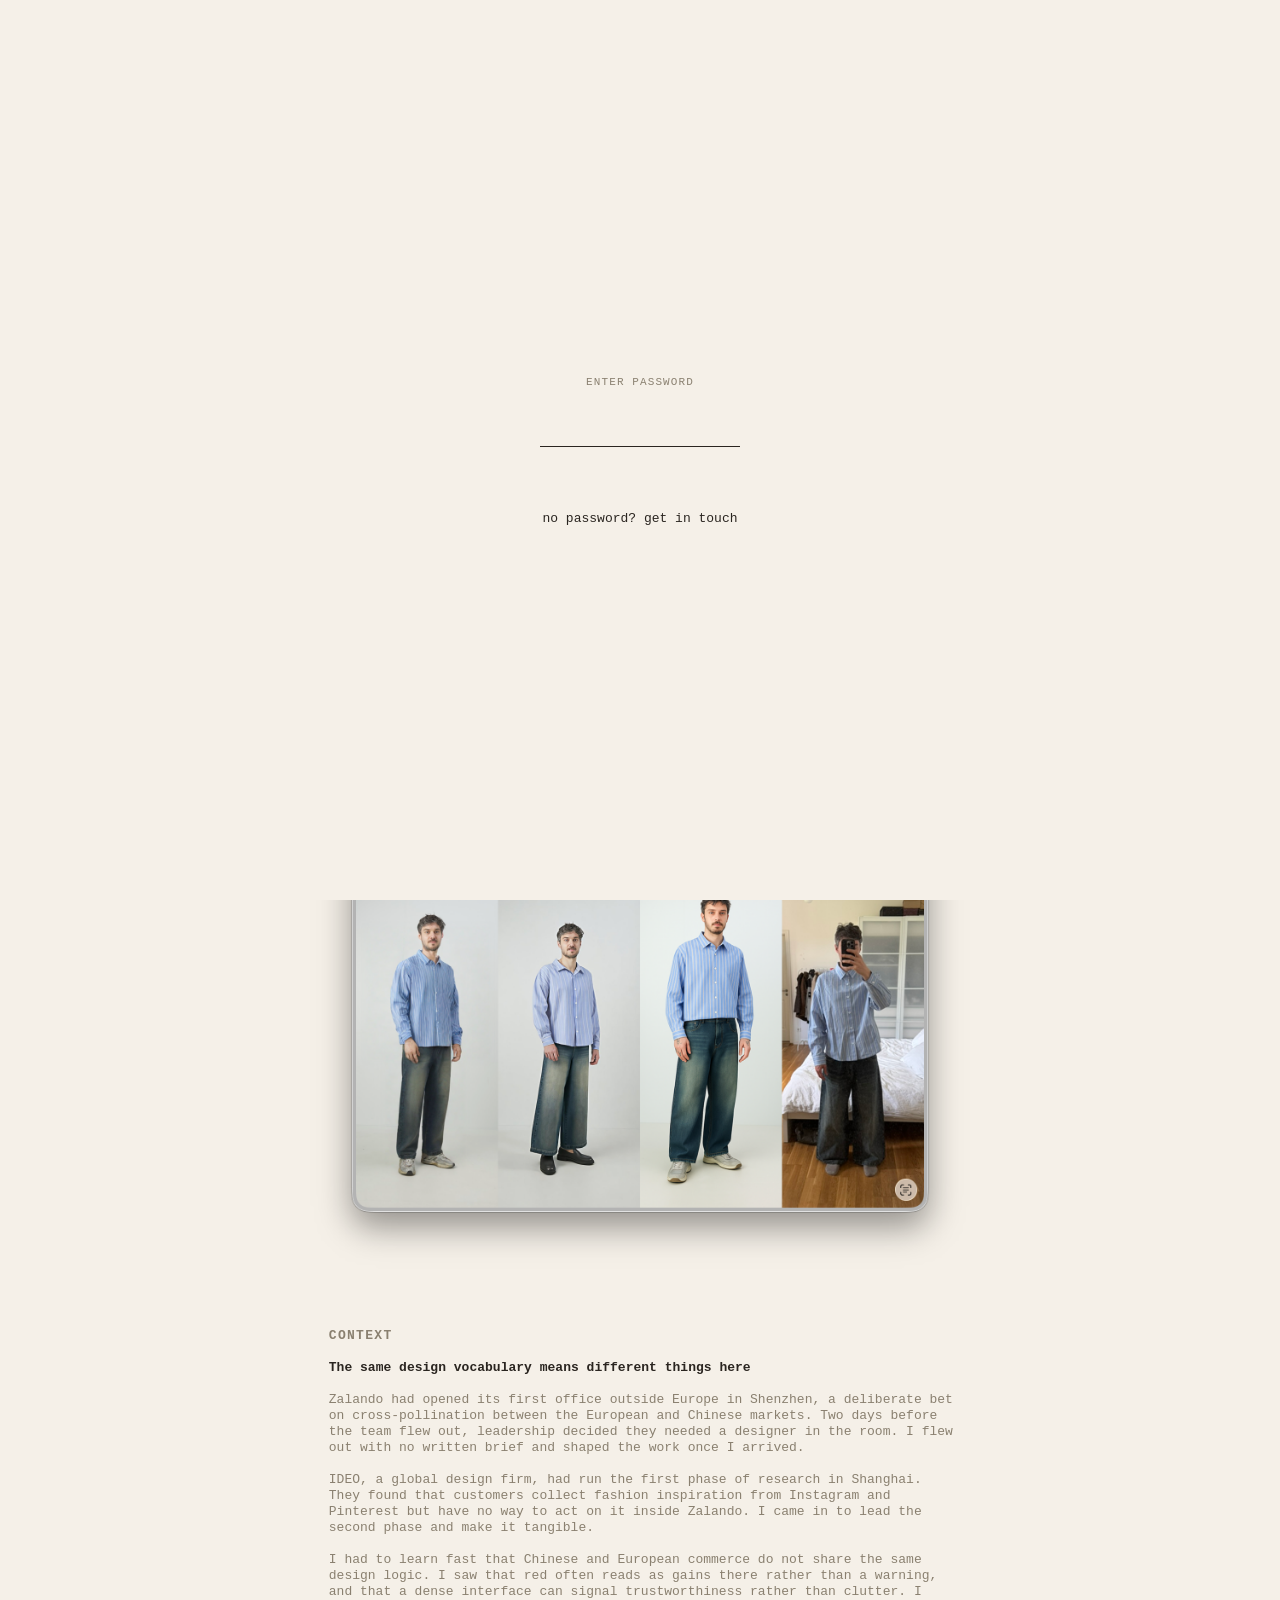
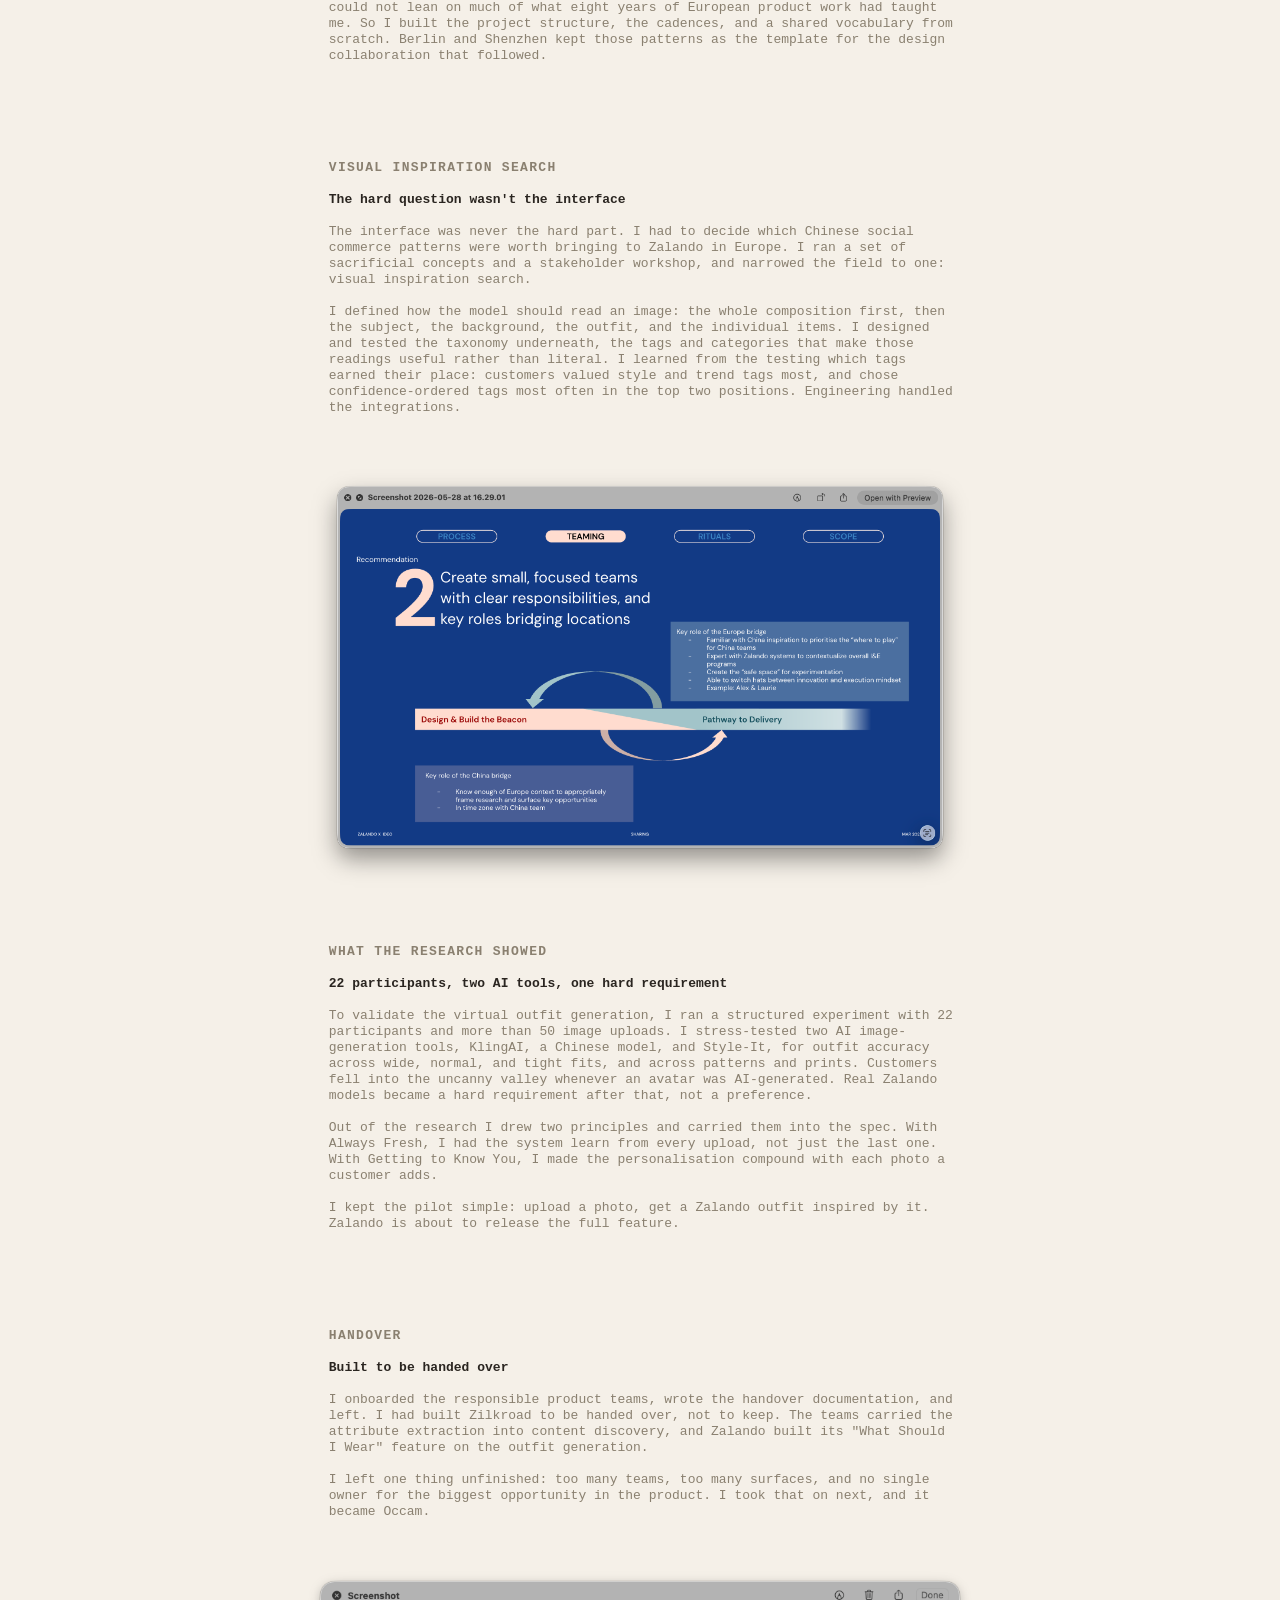
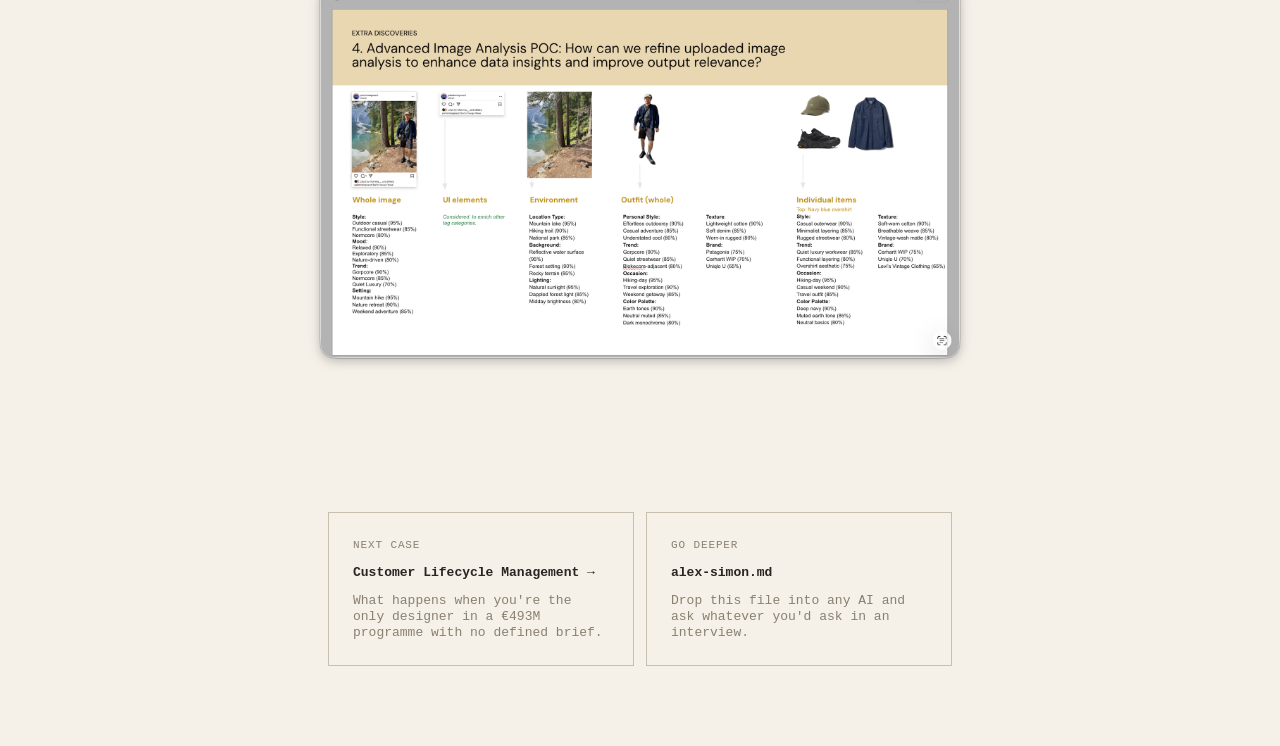
<file: zilkroad.html>
<!DOCTYPE html>
<html lang="en">
<head>
  <meta charset="UTF-8">
  <meta name="viewport" content="width=device-width, initial-scale=1.0">
  <title>Zilkroad — Alex Simon</title>
  <link rel="stylesheet" href="system.css">
  <link rel="icon" type="image/svg+xml" href="favicon.svg">
  <style>
    html, body { position: relative; }
    section:not(.full):not(.wide) { background: transparent; }
  </style>
</head>
<body>

<pre id="wind-global" aria-hidden="true" role="presentation"></pre>

<nav class="top-nav"><a href="index.html">← All work</a></nav>

<div class="page">

  <div class="hero">
    <div class="hero-inner">
      <p class="hero-label"><span class="hero-text-bg">Zalando · Jan–Apr 2025</span></p>
      <h1><span class="hero-text-bg scramble">Zilkroad</span></h1>
      <p class="lead"><span class="hero-text-bg">Two days before departure, leadership decided the designer needed to be in the room. I flew to Shenzhen with no written brief and shaped the work once I arrived.</span></p>

      <div class="hero-meta" style="display:grid;grid-template-columns:3fr 1fr;row-gap:24px;column-gap:0;">
        <div class="hero-meta-item">
          <span class="hero-meta-label"><span class="hero-text-bg">Role</span></span>
          <span class="hero-meta-value"><span class="hero-text-bg">EU Design Lead, embedded in Shenzhen</span></span>
        </div>
        <div class="hero-meta-item">
          <span class="hero-meta-label"><span class="hero-text-bg">Duration</span></span>
          <span class="hero-meta-value"><span class="hero-text-bg">4 months (1 month embedded in Shenzhen)</span></span>
        </div>
        <div class="hero-meta-item">
          <span class="hero-meta-label"><span class="hero-text-bg">Team</span></span>
          <span class="hero-meta-value"><span class="hero-text-bg">I ran Phase 2 alignment across four groups: IDEO Shanghai and London, Zalando Shenzhen, and Zalando Berlin. Engineering handled the integrations.</span></span>
        </div>
        <div class="hero-meta-item">
          <span class="hero-meta-label"><span class="hero-text-bg">Type of work</span></span>
          <span class="hero-meta-value"><span class="hero-text-bg">Research · AI model spec · Taxonomy</span></span>
        </div>
      </div>
    </div>
  </div>

  <section class="full">
    <div class="full-inner" style="padding-left:24px;padding-right:24px;">
      <img src="zilkroad-outfit-experiments.png" alt="Virtual outfit generation experiments — KlingAI, studio-outfit-builder, ChatGPT 4o, Try-on comparison" style="width:100%;display:block;">
    </div>
  </section>

  <section>
    <h2><span class="hero-text-bg scramble">Context</span></h2>
    <h3><span class="hero-text-bg scramble">The same design vocabulary means different things here</span></h3>
    <p><span class="hero-text-bg">Zalando had opened its first office outside Europe in Shenzhen, a deliberate bet on cross-pollination between the European and Chinese markets. Two days before the team flew out, leadership decided they needed a designer in the room. I flew out with no written brief and shaped the work once I arrived.</span></p>
    <p><span class="hero-text-bg">IDEO, a global design firm, had run the first phase of research in Shanghai. They found that customers collect fashion inspiration from Instagram and Pinterest but have no way to act on it inside Zalando. I came in to lead the second phase and make it tangible.</span></p>
    <p><span class="hero-text-bg">I had to learn fast that Chinese and European commerce do not share the same design logic. I saw that red often reads as gains there rather than a warning, and that a dense interface can signal trustworthiness rather than clutter. I could not lean on much of what eight years of European product work had taught me. So I built the project structure, the cadences, and a shared vocabulary from scratch. Berlin and Shenzhen kept those patterns as the template for the design collaboration that followed.</span></p>
  </section>

  <section>
    <h2><span class="hero-text-bg scramble">Visual inspiration search</span></h2>
    <h3><span class="hero-text-bg scramble">The hard question wasn't the interface</span></h3>
    <p><span class="hero-text-bg">The interface was never the hard part. I had to decide which Chinese social commerce patterns were worth bringing to Zalando in Europe. I ran a set of sacrificial concepts and a stakeholder workshop, and narrowed the field to one: visual inspiration search.</span></p>
    <p><span class="hero-text-bg">I defined how the model should read an image: the whole composition first, then the subject, the background, the outfit, and the individual items. I designed and tested the taxonomy underneath, the tags and categories that make those readings useful rather than literal. I learned from the testing which tags earned their place: customers valued style and trend tags most, and chose confidence-ordered tags most often in the top two positions. Engineering handled the integrations.</span></p>
  </section>

  <section class="full">
    <div class="full-inner" style="padding-left:24px;padding-right:24px;">
      <img src="zilkroad-teaming.png" alt="Way of working across continents — Design & Build the Beacon, Pathway to Delivery" style="width:100%;display:block;">
    </div>
  </section>

  <section>
    <h2><span class="hero-text-bg scramble">What the research showed</span></h2>
    <h3><span class="hero-text-bg scramble">22 participants, two AI tools, one hard requirement</span></h3>
    <p><span class="hero-text-bg">To validate the virtual outfit generation, I ran a structured experiment with 22 participants and more than 50 image uploads. I stress-tested two AI image-generation tools, KlingAI, a Chinese model, and Style-It, for outfit accuracy across wide, normal, and tight fits, and across patterns and prints. Customers fell into the uncanny valley whenever an avatar was AI-generated. Real Zalando models became a hard requirement after that, not a preference.</span></p>
    <p><span class="hero-text-bg">Out of the research I drew two principles and carried them into the spec. With Always Fresh, I had the system learn from every upload, not just the last one. With Getting to Know You, I made the personalisation compound with each photo a customer adds.</span></p>
    <p><span class="hero-text-bg">I kept the pilot simple: upload a photo, get a Zalando outfit inspired by it. Zalando is about to release the full feature.</span></p>
  </section>

  <section>
    <h2><span class="hero-text-bg scramble">Handover</span></h2>
    <h3><span class="hero-text-bg scramble">Built to be handed over</span></h3>
    <p><span class="hero-text-bg">I onboarded the responsible product teams, wrote the handover documentation, and left. I had built Zilkroad to be handed over, not to keep. The teams carried the attribute extraction into content discovery, and Zalando built its "What Should I Wear" feature on the outfit generation.</span></p>
    <p><span class="hero-text-bg">I left one thing unfinished: too many teams, too many surfaces, and no single owner for the biggest opportunity in the product. I took that on next, and it became <a href="occam.html" style="color:inherit;font-weight:500;">Occam</a>.</span></p>
  </section>

  <section class="full">
    <div class="full-inner" style="padding-left:24px;padding-right:24px;">
      <img src="zilkroad-image-analysis.png" alt="Image analysis POC — whole image, UI elements, environment, outfit, individual items" style="width:100%;display:block;">
    </div>
  </section>

</div>

<nav class="case-nav-boxes">
  <a href="clm.html" class="case-nav-box">
    <span class="case-nav-box-label">Next case</span>
    <span class="case-nav-box-title">Customer Lifecycle Management →</span>
    <span class="case-nav-box-desc">What happens when you're the only designer in a €493M programme with no defined brief.</span>
  </a>
  <a href="alex-simon.html" class="case-nav-box">
    <span class="case-nav-box-label">Go deeper</span>
    <span class="case-nav-box-title">alex-simon.md</span>
    <span class="case-nav-box-desc">Drop this file into any AI and ask whatever you'd ask in an interview.</span>
  </a>
</nav>

<footer>
  <p>Zilkroad · <a href="index.html">Alex Simon</a></p>
  <a href="index.html">← All work</a>
</footer>

<script src="password.js"></script>
<script src="wind.js"></script>
<script>
window.initCasePage({
  wind: {
    chars:     [' ',' ',' ',' ',' ',' ',' ',' ',' ',' ',' ',' ',' ',' ',' ',' ',' ',' ','.', '/', '-', '+', ':'],
    threshold: 0.15,
    speed:     0.006
  }
});
</script>

</body>
</html>
</file>
<file: system.css>
/*
 * system.css — Portfolio Design System
 * Source of truth for all shared visual styles.
 * Reference: ai-enablement-v3.html
 *
 * PAGE-SPECIFIC overrides stay inline in each HTML file:
 *   - index-v3: body overflow:hidden, height:100%, #grid/#nav/#projects
 *   - case studies: hero/image section specifics, wind pre element
 */

*, *::before, *::after { box-sizing: border-box; margin: 0; padding: 0; }

/* ── TOKENS ──────────────────────────────────────────────────────── */
:root {
  --bg:    #f5f0e8;
  --field: #c8bfae;
  --mid:   #8a8070;
  --text:  #2a2520;
}

/* ── BASE ────────────────────────────────────────────────────────── */
html, body {
  width: 100%;
  background: var(--bg);
}

body {
  font-family: "SF Mono","Fira Mono","Consolas","Menlo",monospace;
  font-size: 13px;
  line-height: 16px;
  letter-spacing: 0;
  color: var(--mid);
  -webkit-font-smoothing: antialiased;
}

/* ── TYPOGRAPHY ──────────────────────────────────────────────────── */
h2 {
  font-size: 13px;
  font-weight: 600;
  text-transform: uppercase;
  letter-spacing: 0.1em;
  color: var(--mid);
  margin-bottom: 16px;
}

h3 {
  font-size: 13px;
  font-weight: 600;
  color: var(--text);
  margin-bottom: 16px;
}

h4 {
  font-size: 13px;
  font-weight: 600;
  color: var(--text);
  margin-bottom: 16px;
}

p {
  color: var(--mid);
  margin-bottom: 16px;
  line-height: 16px;
}

p:last-child { margin-bottom: 0; }

/* ── LINKS ───────────────────────────────────────────────────────── */
a { color: var(--text); text-decoration: none; }
a:hover { color: var(--mid); }

.inline-link {
  color: var(--text);
  text-decoration: underline;
  text-underline-offset: 4px;
  text-decoration-thickness: 1px;
}

/* ── WIND TEXT MASKING ───────────────────────────────────────────── */
/* Per-glyph background — lets wind show through margins between letters */
.hero-text-bg {
  display: inline;
  background: var(--bg);
  -webkit-box-decoration-break: clone;
  box-decoration-break: clone;
  padding: 0;
}

/* Scramble splits .hero-text-bg into per-char spans — carry bg through */
.scramble > span {
  background: var(--bg);
}

/* ── LAYOUT ──────────────────────────────────────────────────────── */
/* Case study sections */
section:not(.full):not(.wide) {
  max-width: 720px;
  margin-left: auto;
  margin-right: auto;
  padding-left: 48px;
  padding-right: 48px;
  background: transparent;
  padding-block: 48px;
}

section.wide {
  max-width: 1100px;
  margin-left: auto;
  margin-right: auto;
  padding-left: 48px;
  padding-right: 48px;
  padding-block: 80px;
}

section.full {
  padding: 0;
  max-width: none;
  width: 100%;
}

/* ── HERO (case pages) ───────────────────────────────────────────── */
.hero {
  width: 100%;
  padding-top: 112px;
  padding-bottom: 52px;
}

.hero-inner {
  max-width: 720px;
  margin-left: auto;
  margin-right: auto;
  background: transparent;
}

.hero-inner > * {
  display: block;
  margin-left: var(--snap-pad, 48px);
  margin-right: var(--snap-pad, 48px);
  background: transparent;
  line-height: 16px;
}

.hero-inner > .hero-meta {
  display: flex;
  margin-left: var(--snap-pad, 48px);
  margin-right: var(--snap-pad, 48px);
  background: transparent;
}

.hero-label {
  font-size: 13px;
  text-transform: uppercase;
  letter-spacing: 0.1em;
  color: var(--mid);
  margin-bottom: 0;
}

.hero h1 {
  font-size: 13px;
  font-weight: 600;
  text-transform: uppercase;
  letter-spacing: 0.1em;
  color: var(--text);
  margin-bottom: 32px;
}

.lead {
  color: var(--text);
  margin-bottom: 16px;
  line-height: 16px;
}

.hero-meta {
  display: flex;
  gap: 32px;
  padding-top: 32px;
}

.hero-meta-item {
  display: flex;
  flex-direction: column;
  gap: 0;
}

.hero-meta-label {
  text-transform: uppercase;
  letter-spacing: 0.08em;
  color: var(--mid);
}

.hero-meta-value {
  font-weight: 600;
  color: var(--text);
}

@media (max-width: 768px) {
  .hero { padding-left: 24px; padding-right: 24px; }
  .hero-meta { flex-direction: column; gap: 16px; }
}

/* ── WIND PRE (case pages) ───────────────────────────────────────── */
#wind-global {
  position: absolute;
  top: 0; left: 0;
  width: 100%;
  z-index: 0;
  pointer-events: none;
  user-select: none;
  color: var(--field);
  font-family: "SF Mono","Fira Mono","Consolas","Menlo",monospace;
  font-size: 13px;
  line-height: 16px;
  letter-spacing: 0;
  white-space: pre;
  overflow: hidden;
  margin: 0; padding: 0;
}

.page {
  position: relative;
  z-index: 1;
  padding: 0 0 80px;
  background: transparent;
}

/* ── TOP NAV ─────────────────────────────────────────────────────── */
.top-nav {
  position: fixed;
  top: 0;
  left: 0;
  right: 0;
  z-index: 2;
  background: var(--bg);
  border-bottom: 1px solid var(--mid);
  height: 32px;
  display: flex;
  align-items: center;
  padding: 0 32px;
  font-size: 13px;
}

.top-nav a { color: var(--mid); text-decoration: none; }
.top-nav a:hover { color: var(--text); }

@media (max-width: 768px) {
  .top-nav { padding: 0 16px; }
}

/* ── FOOTER ──────────────────────────────────────────────────────── */
footer {
  position: fixed;
  bottom: 0;
  left: 0;
  right: 0;
  z-index: 2;
  background: var(--bg);
  border-top: 1px solid var(--mid);
  height: 32px;
  display: flex;
  align-items: center;
  justify-content: space-between;
  padding: 0 32px;
  font-size: 13px;
}

footer p { color: var(--mid); margin: 0; }
footer a { color: var(--mid); text-decoration: none; }
footer a:hover { color: var(--text); }

/* ── CASE NAVIGATION ─────────────────────────────────────────────── */
/* Sits above wind layer */
.case-nav {
  position: relative;
  z-index: 2;
  max-width: 720px;
  margin: 0 auto;
  padding: 48px 48px 80px;
  display: flex;
  align-items: center;
  gap: 16px;
}

.case-nav-next {
  color: var(--text);
  text-decoration: none;
  font-weight: 600;
  white-space: nowrap;
}

.case-nav-next:hover {
  text-decoration: underline;
  text-underline-offset: 3px;
}

.case-nav-sep {
  flex: 1 1 auto;
  position: relative;
  height: 16px;
  min-width: 32px;
}

.case-nav-sep::before {
  content: "";
  position: absolute;
  left: 0; right: 0;
  top: 7px;
  border-top: 1px solid var(--mid);
  opacity: 0.4;
}

.case-nav-sep::after {
  content: "//";
  position: absolute;
  right: 8px;
  top: 0;
  padding: 0 4px;
  color: var(--mid);
  background: var(--bg);
  opacity: 0.7;
}

.case-nav-agent {
  color: var(--mid);
  text-decoration: none;
  white-space: nowrap;
  display: inline-flex;
  align-items: baseline;
  gap: 4px;
}

.case-nav-agent:hover { color: var(--text); }

.case-nav-file {
  padding: 0 5px;
  background: var(--field);
  border: 1px solid var(--mid);
  color: var(--text);
  display: inline-flex;
  align-items: baseline;
  gap: 2px;
}

.case-nav-agent:hover .case-nav-file {
  background: var(--text);
  color: var(--bg);
  border-color: var(--text);
}

.case-nav-cursor {
  color: var(--mid);
  animation: blink 1s step-end infinite;
}

.case-nav-agent:hover .case-nav-file .case-nav-cursor {
  color: var(--bg);
  animation: none;
  opacity: 0;
}

@keyframes blink {
  0%, 100% { opacity: 1; }
  50% { opacity: 0; }
}

@media (max-width: 760px) {
  .case-nav {
    flex-direction: column;
    align-items: flex-start;
    gap: 12px;
    padding: 32px 24px 72px;
  }
  .case-nav-sep { display: none; }
}

/* ── CALLOUT ─────────────────────────────────────────────────────── */
.callout {
  border-left: 2px solid var(--mid);
  padding-left: 2ch;
  color: var(--text);
  margin: 32px 0;
}

.callout p {
  color: var(--text);
  margin: 0;
}

/* ── BLOCKQUOTE ──────────────────────────────────────────────────── */
blockquote {
  border-left: 1px dashed var(--mid);
  padding-left: 2ch;
  margin: 32px 0;
}

blockquote p {
  color: var(--text);
  font-style: normal;
  margin: 0;
}

/* ── STAT ROW ────────────────────────────────────────────────────── */
.stat-row {
  display: grid;
  grid-template-columns: repeat(3, 1fr);
  gap: 1px;
  background: var(--mid);
  outline: 1px solid var(--mid);
  margin: 32px 0;
}

.stat {
  background: var(--bg);
  padding: 32px;
  display: flex;
  flex-direction: column;
  gap: 16px;
}

.stat-number {
  font-size: 13px;
  font-weight: 600;
  color: var(--text);
}

.stat-label { color: var(--mid); }

/* ── IMAGE PAIR ──────────────────────────────────────────────────── */
.image-pair {
  display: grid;
  grid-template-columns: 1fr 1fr;
  gap: 1px;
  background: var(--mid);
  outline: 1px solid var(--mid);
  margin: 0;
}

.image-pair img {
  width: 100%;
  height: auto;
  display: block;
}

@media (max-width: 768px) {
  .image-pair { grid-template-columns: 1fr; }
}

/* ── WORKSTREAM GRID ─────────────────────────────────────────────── */
.workstream-grid {
  display: grid;
  grid-template-columns: repeat(2, 1fr);
  gap: 1px;
  background: var(--mid);
  outline: 1px solid var(--mid);
  margin: 32px 0;
}

.workstream {
  background: var(--bg);
  padding: 32px;
}

.workstream-number {
  text-transform: uppercase;
  letter-spacing: 0.08em;
  color: var(--mid);
  margin-bottom: 16px;
}

/* ── IMAGE PLACEHOLDER ───────────────────────────────────────────── */
.image-placeholder {
  width: 100%;
  display: flex;
  align-items: center;
  justify-content: center;
  background: var(--bg);
  border: 1px solid var(--mid);
  color: var(--mid);
  font-family: inherit;
  font-size: 13px;
  letter-spacing: 0.05em;
  aspect-ratio: 16/9;
}

.image-placeholder.tall { aspect-ratio: 4/3; }

/* ── TWO COL ─────────────────────────────────────────────────────── */
.two-col {
  display: grid;
  grid-template-columns: 1fr 1fr;
  gap: 48px;
  align-items: start;
}

/* ── REDUCED MOTION ──────────────────────────────────────────────── */
@media (prefers-reduced-motion: reduce) {
  /* Pages should pause wind animation when this fires.
     JS checks this via window.matchMedia('(prefers-reduced-motion: reduce)') */
  * { transition: none !important; animation: none !important; }
}

/* ── RESPONSIVE ──────────────────────────────────────────────────── */
/* ── FULL-SECTION INNER WRAPPER ──────────────────────────────────── */
.full-inner {
  max-width: 720px;
  margin: 0 auto;
  padding: 0 48px;
  box-sizing: border-box;
}

@media (max-width: 768px) {
  .hero { padding-top: 80px; }
  section:not(.full):not(.wide) { padding-left: 24px; padding-right: 24px; }
  .stat-row { grid-template-columns: 1fr; }
  .workstream-grid { grid-template-columns: 1fr; }
  .two-col { grid-template-columns: 1fr; gap: 32px; }
  footer { padding: 0 16px; }
  .full-inner { padding: 0 24px; }
  .full-inner.gif-grid { grid-template-columns: 1fr !important; }
}

/* ── PASSWORD OVERLAY ────────────────────────────────────────────── */
#pw-overlay {
  position: fixed;
  inset: 0;
  z-index: 9999;
  background: var(--bg);
  display: flex;
  align-items: center;
  justify-content: center;
  font-family: "SF Mono","Fira Mono","Consolas","Menlo",monospace;
  font-size: 13px;
  line-height: 16px;
}

#pw-box {
  display: flex;
  flex-direction: column;
  align-items: center;
  gap: 16px;
  cursor: text;
}

#pw-label {
  color: var(--mid);
  text-transform: uppercase;
  letter-spacing: 0.1em;
  font-size: 11px;
}

#pw-input {
  background: transparent;
  border: none;
  border-bottom: 1px solid var(--mid);
  outline: none;
  color: var(--text);
  font-family: inherit;
  font-size: 13px;
  line-height: 16px;
  text-align: center;
  width: 200px;
  padding: 4px 0;
  caret-color: var(--text);
}

#pw-input:focus {
  border-bottom-color: var(--text);
}

#pw-error {
  color: var(--mid);
  font-size: 11px;
  letter-spacing: 0.05em;
  min-height: 16px;
}

/* ── CASE NAVIGATION BOXES ───────────────────────────────────────── */
.case-nav-boxes {
  position: relative;
  z-index: 2;
  max-width: 720px;
  margin: 0 auto;
  padding: 48px 48px 80px;
  display: grid;
  grid-template-columns: 1fr 1fr;
  gap: 12px;
}

.case-nav-box {
  display: flex;
  flex-direction: column;
  border: 1px solid var(--field);
  padding: 24px;
  text-decoration: none;
  color: var(--text);
}

.case-nav-box:hover { border-color: var(--mid); }

.case-nav-box-label {
  font-size: 11px;
  text-transform: uppercase;
  letter-spacing: 0.08em;
  color: var(--mid);
  margin-bottom: 12px;
}

.case-nav-box-title {
  font-weight: 600;
  color: var(--text);
  margin-bottom: 12px;
}

.case-nav-box-desc {
  color: var(--mid);
  line-height: 16px;
}

@media (max-width: 600px) {
  .case-nav-boxes {
    grid-template-columns: 1fr;
    padding: 32px 24px 72px;
  }
}
</file>
